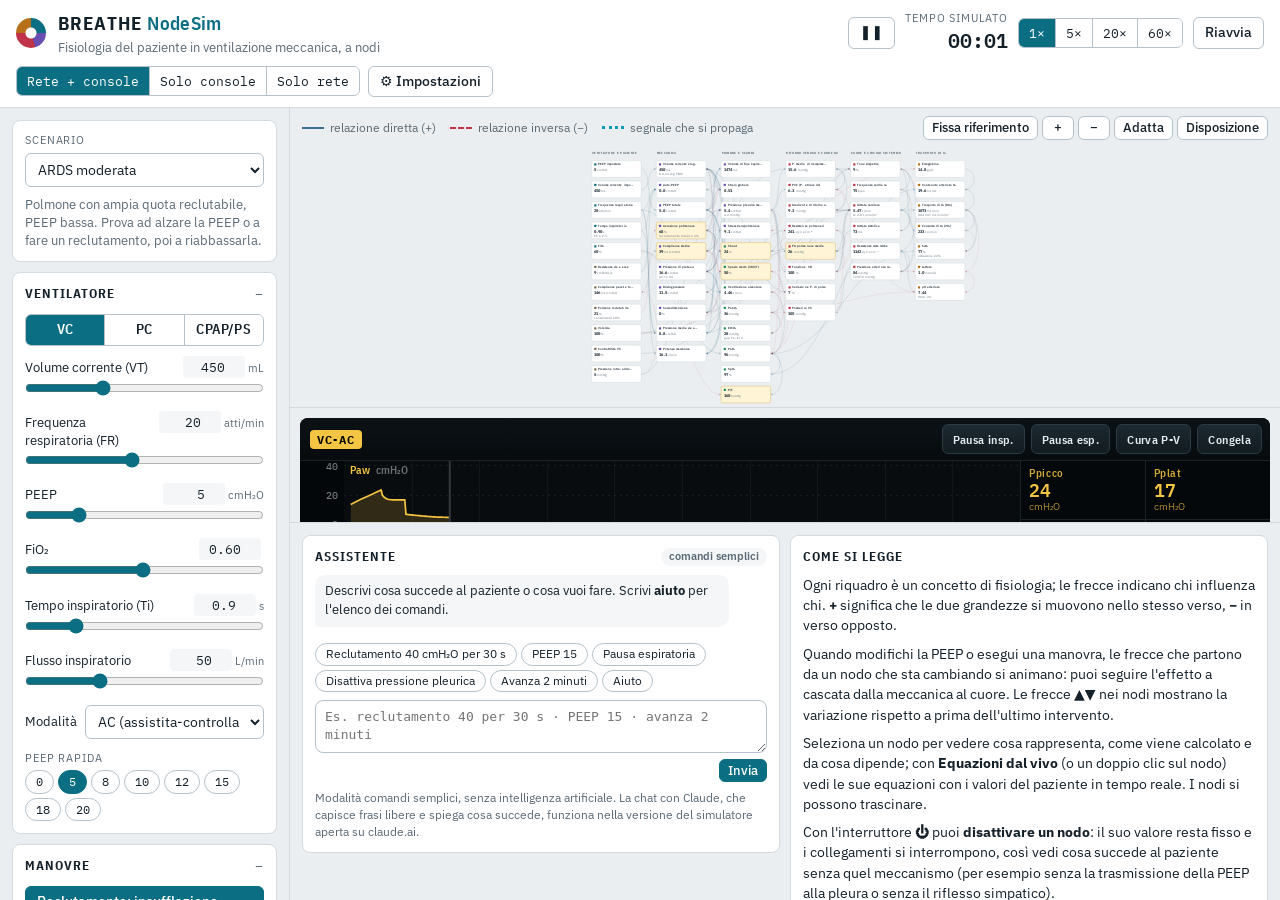
<file: index.html>
<!DOCTYPE html>
<html lang="it">
<head>
<meta charset="utf-8">
<meta name="viewport" content="width=device-width, initial-scale=1, viewport-fit=cover">
<title>BREATHE NodeSim</title>
<link rel="preconnect" href="https://fonts.googleapis.com">
<link rel="preconnect" href="https://fonts.gstatic.com" crossorigin>
<link rel="stylesheet" href="https://fonts.googleapis.com/css2?family=IBM+Plex+Mono:wght@400;600&family=IBM+Plex+Sans+Condensed:wght@500;600;700&family=IBM+Plex+Sans:wght@400;500;600&family=STIX+Two+Text:ital,wght@0,400;0,600;1,400&display=swap">
<link rel="stylesheet" href="css/style.css?v=14">
</head>
<body>
<div class="app">

	<header class="topbar">
		<div class="brand">
			<span class="brand-mark" aria-hidden="true"></span>
			<div>
				<h1>BREATHE <span>NodeSim</span></h1>
				<p class="brand-sub">Fisiologia del paziente in ventilazione meccanica, a nodi</p>
			</div>
		</div>
		<div class="clock" role="group" aria-label="Controllo del tempo simulato">
			<button id="btn-play" class="btn btn-icon" aria-label="Pausa" title="Pausa / riprendi">&#10074;&#10074;</button>
			<div class="clock-time"><span class="clock-label">tempo simulato</span><output id="sim-time">00:00</output></div>
			<div class="seg" id="speed" role="radiogroup" aria-label="Velocità">
				<button data-speed="1" class="on" role="radio" aria-checked="true">1&times;</button>
				<button data-speed="5" role="radio" aria-checked="false">5&times;</button>
				<button data-speed="20" role="radio" aria-checked="false">20&times;</button>
				<button data-speed="60" role="radio" aria-checked="false">60&times;</button>
			</div>
			<button id="btn-reset" class="btn" title="Ricrea il paziente allo stato stazionario">Riavvia</button>
					</div>
					<div class="view-controls">
						<div class="seg" id="view-mode" role="radiogroup" aria-label="Vista">
							<button data-view="full" class="on" role="radio" aria-checked="true" title="Rete dei nodi e console">Rete + console</button>
							<button data-view="console" role="radio" aria-checked="false" title="Nasconde i nodi: solo ventilatore e monitor">Solo console</button>
							<button data-view="network" role="radio" aria-checked="false" title="Solo la rete dei nodi, in colonne ordinate">Solo rete</button>
						</div>
						<div class="settings">
							<button id="btn-settings" class="btn" aria-haspopup="true" aria-expanded="false" aria-controls="settings-menu">&#9881; Impostazioni</button>
							<div class="settings-menu" id="settings-menu" hidden>
								<label class="toggle"><input type="checkbox" id="set-formulas"><span>Formule semplificate sui nodi</span></label>
								<label class="toggle"><input type="checkbox" id="set-switches"><span>Interruttori sempre visibili sui nodi</span></label>
								<p class="hint">Un nodo disattivato resta fermo al suo valore: non risente dei nodi a monte e non trasmette variazioni a quelli a valle. Si disattiva con l'interruttore <b>&#9211;</b> sul nodo o dalla scheda del nodo.</p>
								<button class="btn btn-small" id="btn-all-on" disabled>Riattiva tutti i nodi</button>
								<hr>
								<a class="menu-link" href="classic/">Versione classica (backup)</a>
							</div>
						</div>
					</div>
				</header>

	<aside class="controls" aria-label="Impostazioni">
		<section class="panel">
			<label class="field-label" for="preset">Scenario</label>
			<select id="preset"></select>
			<p class="hint" id="preset-desc"></p>
		</section>

		<details class="panel" open>
			<summary>Ventilatore</summary>
			<div class="seg seg-wide" id="vent-mode" role="radiogroup" aria-label="Modalità">
				<button data-mode="VC" role="radio">VC</button>
				<button data-mode="PC" role="radio">PC</button>
				<button data-mode="CPAP" role="radio">CPAP/PS</button>
			</div>
			<div id="vent-fields" class="fields"></div>
			<div class="quick">
				<span class="field-label">PEEP rapida</span>
				<div class="chips" id="peep-chips"></div>
			</div>
		</details>

		<details class="panel" open>
			<summary>Manovre</summary>
			<div class="maneuvers">
				<div class="maneuver">
					<button class="btn btn-primary" id="m-si">Reclutamento: insufflazione sostenuta</button>
					<div class="inline-fields">
						<label for="si-p">P <input id="si-p" type="number" min="20" max="50" step="1" value="40"> cmH&#8322;O</label>
						<label for="si-t">per <input id="si-t" type="number" min="10" max="60" step="5" value="40"> s</label>
					</div>
				</div>
				<button class="btn" id="m-staircase">Reclutamento a scalini + titolazione PEEP decrementale</button>
				<div class="btn-row">
					<button class="btn" id="m-fluid">Bolo di fluidi 500 mL</button>
					<button class="btn" id="m-bleed">Emorragia 500 mL</button>
				</div>
			</div>
			<div id="maneuver-status" class="maneuver-status" hidden>
				<div class="ms-text"><strong id="ms-name"></strong><span id="ms-step"></span></div>
				<div class="progress"><span id="ms-bar"></span></div>
				<button class="btn btn-small" id="ms-stop">Interrompi</button>
			</div>
		</details>

		<details class="panel">
			<summary>Paziente</summary>
			<div id="patient-fields" class="fields"></div>
			<label class="btn btn-file" for="import-file">Importa paziente o stato BREATHE (.json)</label>
			<input id="import-file" type="file" accept=".json,application/json" hidden>
			<p class="hint" id="import-msg">Legge i file di <code>breathe.engine/resources/patients</code> e <code>breathe.engine/states</code>.</p>
		</details>

		<details class="panel">
			<summary>Condizioni</summary>
			<div id="condition-fields" class="fields"></div>
		</details>

		<details class="panel">
			<summary>Azioni</summary>
			<div id="action-fields" class="fields"></div>
		</details>
	</aside>

	<main class="stage">
		<section class="graph-wrap" aria-label="Grafo dei nodi fisiologici">
			<div class="graph-toolbar">
				<div class="legend">
					<span><i class="lg lg-pos"></i>relazione diretta (+)</span>
					<span><i class="lg lg-neg"></i>relazione inversa (&minus;)</span>
					<span><i class="lg lg-act"></i>segnale che si propaga</span>
				</div>
				<div class="graph-actions">
					<button class="btn btn-small" id="btn-ref" title="Usa lo stato attuale come riferimento per le variazioni &#9650;&#9660;">Fissa riferimento</button>
					<button class="btn btn-small btn-icon" id="z-in" aria-label="Ingrandisci">+</button>
					<button class="btn btn-small btn-icon" id="z-out" aria-label="Riduci">&minus;</button>
					<button class="btn btn-small" id="z-fit">Adatta</button>
					<button class="btn btn-small" id="z-reset" title="Riporta i nodi nella posizione iniziale">Disposizione</button>
				</div>
			</div>
			<svg id="graph" role="img" aria-label="Nodi fisiologici collegati da relazioni causali"></svg>
		</section>

		<section class="bedside">
			<div class="monitor-wrap">
				<div class="vent-head">
					<span class="vent-mode-label" id="vent-mode-label">VC-CMV</span>
					<span class="vent-status" id="hold-status" aria-live="polite"></span>
					<div class="vent-keys">
						<button class="vkey" id="hold-insp" title="Clic: pausa di 2 s alla fine della prossima inspirazione (misura Pplat, compliance e resistenze). Tieni premuto per prolungarla, max 15 s.">Pausa insp.</button>
						<button class="vkey" id="hold-exp" title="Clic: pausa di 3 s alla fine della prossima espirazione (misura PEEP totale e auto-PEEP). Tieni premuto per prolungarla, max 15 s.">Pausa esp.</button>
						<button class="vkey" id="pv-key" aria-expanded="false" aria-controls="pv-panel" title="Curva pressione-volume quasi statica (low flow): flessi inferiore e superiore, compliance lineare, isteresi">Curva P-V</button>
						<button class="vkey" id="freeze" aria-pressed="false" title="Congela le curve sullo schermo per analizzarle">Congela</button>
					</div>
				</div>
				<div class="monitor-screen"><canvas id="monitor" aria-label="Curve di pressione, flusso, volume e pressione arteriosa"></canvas></div>
				<div class="loop-screen"><canvas id="loop" aria-label="Loop pressione-volume"></canvas><div class="hold-results" id="hold-results"></div></div>
				<div class="numerics" id="numerics"></div>
				<div class="pv-panel" id="pv-panel" role="dialog" aria-label="Curva pressione-volume" hidden>
					<div class="pv-head">
						<strong>Curva P-V quasi statica</strong>
						<span class="pv-status" id="pv-status" aria-live="polite"></span>
						<button class="pv-x" id="pv-close" aria-label="Chiudi">&times;</button>
					</div>
					<div class="pv-body">
						<canvas id="pv-canvas" aria-label="Branca di insufflazione e di desufflazione con i punti di flesso"></canvas>
						<div class="pv-side">
							<div class="pv-opts">
								<label>Da <select id="pv-from"><option value="0">ZEEP</option><option value="peep">PEEP impostata</option></select></label>
								<label>a <select id="pv-to"><option>30</option><option>35</option><option selected>40</option><option>45</option></select> cmH&#8322;O</label>
								<label>rampa <select id="pv-rate"><option value="1">1</option><option value="2" selected>2</option><option value="3">3</option><option value="5">5</option></select> cmH&#8322;O/s</label>
								<button class="vkey" id="pv-start">Avvia</button>
							</div>
							<div class="pv-res" id="pv-res"></div>
						</div>
					</div>
				</div>
			</div>
			<div class="trends-wrap">
				<div class="trends-head">
					<h2>Trend</h2>
					<div class="seg seg-small" id="trend-span" role="radiogroup" aria-label="Finestra temporale">
						<button data-span="300" role="radio">5 min</button>
						<button data-span="900" class="on" role="radio">15 min</button>
						<button data-span="3600" role="radio">60 min</button>
					</div>
				</div>
				<div class="trends" id="trends"></div>
			</div>
		</section>
	</main>

	<aside class="inspector" aria-label="Dettagli">
		<section class="panel chat" id="chat-panel" aria-label="Assistente">
			<div class="chat-head">
				<h2>Assistente</h2>
				<span class="chat-mode local" id="chat-mode">comandi semplici</span>
			</div>
			<div class="chat-log" id="chat-log" aria-live="polite"></div>
			<div class="chips chat-examples" id="chat-examples"></div>
			<form class="chat-form" id="chat-form">
				<label class="sr-only" for="chat-input">Messaggio per l'assistente</label>
				<textarea id="chat-input" rows="2"></textarea>
				<div class="chat-actions">
					<button type="button" class="btn btn-small" id="chat-stop" hidden>Interrompi</button>
					<button type="submit" class="btn btn-primary btn-small" id="chat-send">Invia</button>
				</div>
			</form>
			<p class="hint" id="chat-hint"></p>
		</section>
		<section class="panel" id="node-panel">
			<div id="node-empty">
				<h2>Come si legge</h2>
				<p>Ogni riquadro è un concetto di fisiologia; le frecce indicano chi influenza chi. <strong>+</strong> significa che le due grandezze si muovono nello stesso verso, <strong>&minus;</strong> in verso opposto.</p>
				<p>Quando modifichi la PEEP o esegui una manovra, le frecce che partono da un nodo che sta cambiando si animano: puoi seguire l'effetto a cascata dalla meccanica al cuore. Le frecce &#9650;&#9660; nei nodi mostrano la variazione rispetto a prima dell'ultimo intervento.</p>
				<p>Seleziona un nodo per vedere cosa rappresenta, come viene calcolato e da cosa dipende; con <strong>Equazioni dal vivo</strong> (o un doppio clic sul nodo) vedi le sue equazioni con i valori del paziente in tempo reale. I nodi si possono trascinare.</p>
				<p>Con l'interruttore <strong>&#9211;</strong> puoi <strong>disattivare un nodo</strong>: il suo valore resta fisso e i collegamenti si interrompono, così vedi cosa succede al paziente senza quel meccanismo (per esempio senza la trasmissione della PEEP alla pleura o senza il riflesso simpatico).</p>
				<p>Sulla console, <strong>Pausa insp.</strong> e <strong>Pausa esp.</strong> eseguono le pause di fine inspirazione ed espirazione: misurano Pplat, compliance, resistenze, PEEP totale e auto-PEEP.</p>
			</div>
			<div id="node-detail" hidden></div>
		</section>
		<section class="panel">
			<h2>Cosa è successo</h2>
			<div id="events" class="events"></div>
		</section>
	</aside>
</div>

<script src="js/physiology.js?v=14"></script>
<script src="js/nodes.js?v=14"></script>
<script src="js/graph.js?v=14"></script>
<script src="js/monitor.js?v=14"></script>
<script src="js/console.js?v=14"></script>
<script src="js/equations.js?v=14"></script>
<script src="js/app.js?v=14"></script>
<script src="js/assistant.js?v=14"></script>
</body>
</html>
</file>
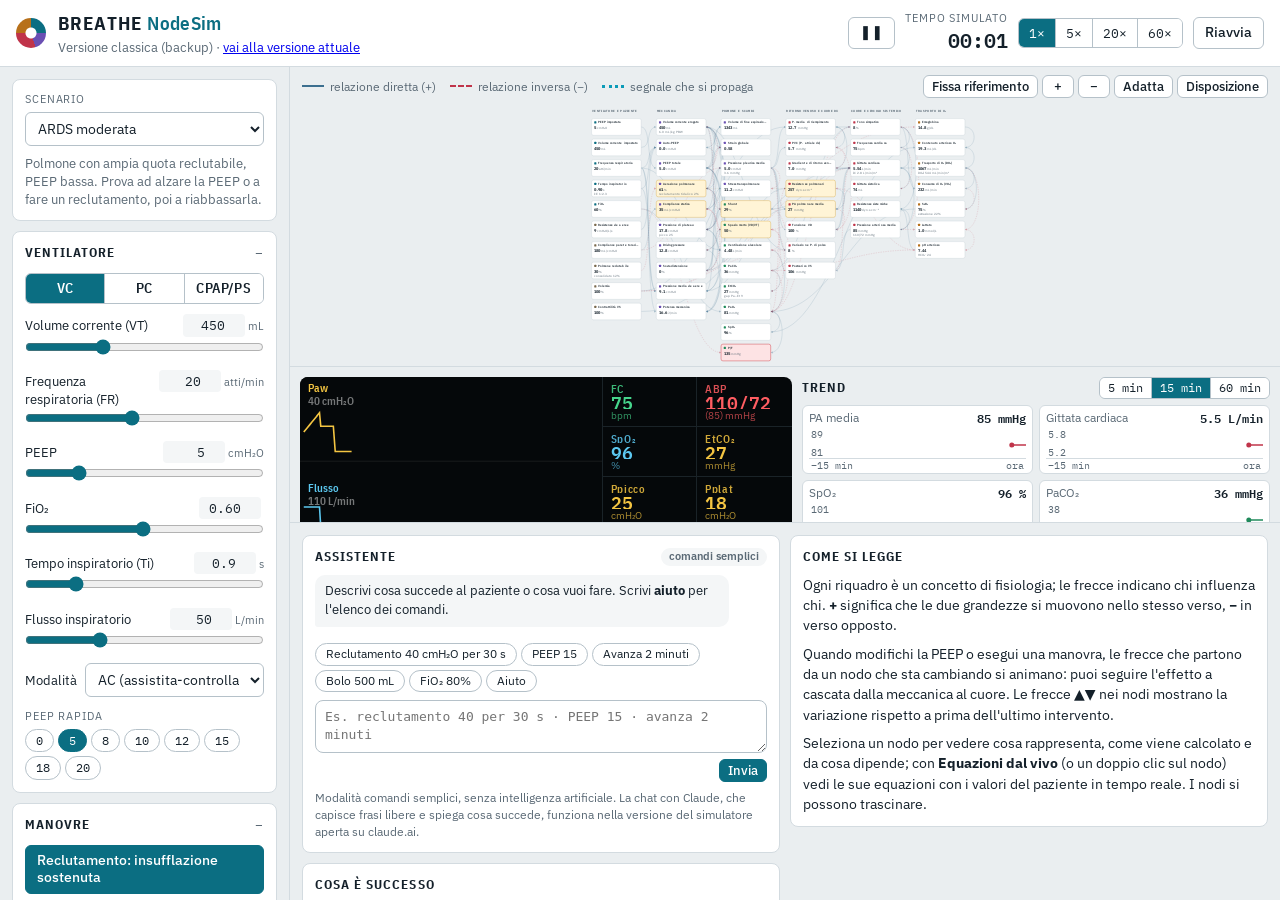
<file: classic/index.html>
<!DOCTYPE html>
<html lang="it">
<head>
<meta charset="utf-8">
<meta name="viewport" content="width=device-width, initial-scale=1, viewport-fit=cover">
<title>BREATHE NodeSim</title>
<link rel="preconnect" href="https://fonts.googleapis.com">
<link rel="preconnect" href="https://fonts.gstatic.com" crossorigin>
<link rel="stylesheet" href="https://fonts.googleapis.com/css2?family=IBM+Plex+Mono:wght@400;600&family=IBM+Plex+Sans+Condensed:wght@500;600;700&family=IBM+Plex+Sans:wght@400;500;600&family=STIX+Two+Text:ital,wght@0,400;0,600;1,400&display=swap">
<link rel="stylesheet" href="css/style.css?v=8">
</head>
<body>
<div class="app">

	<header class="topbar">
		<div class="brand">
			<span class="brand-mark" aria-hidden="true"></span>
			<div>
				<h1>BREATHE <span>NodeSim</span></h1>
				<p class="brand-sub">Versione classica (backup) · <a href="../">vai alla versione attuale</a></p>
			</div>
		</div>
		<div class="clock" role="group" aria-label="Controllo del tempo simulato">
			<button id="btn-play" class="btn btn-icon" aria-label="Pausa" title="Pausa / riprendi">&#10074;&#10074;</button>
			<div class="clock-time"><span class="clock-label">tempo simulato</span><output id="sim-time">00:00</output></div>
			<div class="seg" id="speed" role="radiogroup" aria-label="Velocità">
				<button data-speed="1" class="on" role="radio" aria-checked="true">1&times;</button>
				<button data-speed="5" role="radio" aria-checked="false">5&times;</button>
				<button data-speed="20" role="radio" aria-checked="false">20&times;</button>
				<button data-speed="60" role="radio" aria-checked="false">60&times;</button>
			</div>
			<button id="btn-reset" class="btn" title="Ricrea il paziente allo stato stazionario">Riavvia</button>
		</div>
	</header>

	<aside class="controls" aria-label="Impostazioni">
		<section class="panel">
			<label class="field-label" for="preset">Scenario</label>
			<select id="preset"></select>
			<p class="hint" id="preset-desc"></p>
		</section>

		<details class="panel" open>
			<summary>Ventilatore</summary>
			<div class="seg seg-wide" id="vent-mode" role="radiogroup" aria-label="Modalità">
				<button data-mode="VC" role="radio">VC</button>
				<button data-mode="PC" role="radio">PC</button>
				<button data-mode="CPAP" role="radio">CPAP/PS</button>
			</div>
			<div id="vent-fields" class="fields"></div>
			<div class="quick">
				<span class="field-label">PEEP rapida</span>
				<div class="chips" id="peep-chips"></div>
			</div>
		</details>

		<details class="panel" open>
			<summary>Manovre</summary>
			<div class="maneuvers">
				<div class="maneuver">
					<button class="btn btn-primary" id="m-si">Reclutamento: insufflazione sostenuta</button>
					<div class="inline-fields">
						<label for="si-p">P <input id="si-p" type="number" min="20" max="50" step="1" value="40"> cmH&#8322;O</label>
						<label for="si-t">per <input id="si-t" type="number" min="10" max="60" step="5" value="40"> s</label>
					</div>
				</div>
				<button class="btn" id="m-staircase">Reclutamento a scalini + titolazione PEEP decrementale</button>
				<div class="btn-row">
					<button class="btn" id="m-fluid">Bolo di fluidi 500 mL</button>
					<button class="btn" id="m-bleed">Emorragia 500 mL</button>
				</div>
			</div>
			<div id="maneuver-status" class="maneuver-status" hidden>
				<div class="ms-text"><strong id="ms-name"></strong><span id="ms-step"></span></div>
				<div class="progress"><span id="ms-bar"></span></div>
				<button class="btn btn-small" id="ms-stop">Interrompi</button>
			</div>
		</details>

		<details class="panel">
			<summary>Paziente</summary>
			<div id="patient-fields" class="fields"></div>
			<label class="btn btn-file" for="import-file">Importa paziente o stato BREATHE (.json)</label>
			<input id="import-file" type="file" accept=".json,application/json" hidden>
			<p class="hint" id="import-msg">Legge i file di <code>breathe.engine/resources/patients</code> e <code>breathe.engine/states</code>.</p>
		</details>

		<details class="panel">
			<summary>Condizioni</summary>
			<div id="condition-fields" class="fields"></div>
		</details>

		<details class="panel">
			<summary>Azioni</summary>
			<div id="action-fields" class="fields"></div>
		</details>
	</aside>

	<main class="stage">
		<section class="graph-wrap" aria-label="Grafo dei nodi fisiologici">
			<div class="graph-toolbar">
				<div class="legend">
					<span><i class="lg lg-pos"></i>relazione diretta (+)</span>
					<span><i class="lg lg-neg"></i>relazione inversa (&minus;)</span>
					<span><i class="lg lg-act"></i>segnale che si propaga</span>
				</div>
				<div class="graph-actions">
					<button class="btn btn-small" id="btn-ref" title="Usa lo stato attuale come riferimento per le variazioni &#9650;&#9660;">Fissa riferimento</button>
					<button class="btn btn-small btn-icon" id="z-in" aria-label="Ingrandisci">+</button>
					<button class="btn btn-small btn-icon" id="z-out" aria-label="Riduci">&minus;</button>
					<button class="btn btn-small" id="z-fit">Adatta</button>
					<button class="btn btn-small" id="z-reset" title="Riporta i nodi nella posizione iniziale">Disposizione</button>
				</div>
			</div>
			<svg id="graph" role="img" aria-label="Nodi fisiologici collegati da relazioni causali"></svg>
		</section>

		<section class="bedside">
			<div class="monitor-wrap">
				<div class="monitor-screen"><canvas id="monitor" aria-label="Curve di pressione, flusso e pressione arteriosa"></canvas></div>
				<div class="numerics" id="numerics"></div>
			</div>
			<div class="trends-wrap">
				<div class="trends-head">
					<h2>Trend</h2>
					<div class="seg seg-small" id="trend-span" role="radiogroup" aria-label="Finestra temporale">
						<button data-span="300" role="radio">5 min</button>
						<button data-span="900" class="on" role="radio">15 min</button>
						<button data-span="3600" role="radio">60 min</button>
					</div>
				</div>
				<div class="trends" id="trends"></div>
			</div>
		</section>
	</main>

	<aside class="inspector" aria-label="Dettagli">
		<section class="panel chat" id="chat-panel" aria-label="Assistente">
			<div class="chat-head">
				<h2>Assistente</h2>
				<span class="chat-mode local" id="chat-mode">comandi semplici</span>
			</div>
			<div class="chat-log" id="chat-log" aria-live="polite"></div>
			<div class="chips chat-examples" id="chat-examples"></div>
			<form class="chat-form" id="chat-form">
				<label class="sr-only" for="chat-input">Messaggio per l'assistente</label>
				<textarea id="chat-input" rows="2"></textarea>
				<div class="chat-actions">
					<button type="button" class="btn btn-small" id="chat-stop" hidden>Interrompi</button>
					<button type="submit" class="btn btn-primary btn-small" id="chat-send">Invia</button>
				</div>
			</form>
			<p class="hint" id="chat-hint"></p>
		</section>
		<section class="panel" id="node-panel">
			<div id="node-empty">
				<h2>Come si legge</h2>
				<p>Ogni riquadro è un concetto di fisiologia; le frecce indicano chi influenza chi. <strong>+</strong> significa che le due grandezze si muovono nello stesso verso, <strong>&minus;</strong> in verso opposto.</p>
				<p>Quando modifichi la PEEP o esegui una manovra, le frecce che partono da un nodo che sta cambiando si animano: puoi seguire l'effetto a cascata dalla meccanica al cuore. Le frecce &#9650;&#9660; nei nodi mostrano la variazione rispetto a prima dell'ultimo intervento.</p>
				<p>Seleziona un nodo per vedere cosa rappresenta, come viene calcolato e da cosa dipende; con <strong>Equazioni dal vivo</strong> (o un doppio clic sul nodo) vedi le sue equazioni con i valori del paziente in tempo reale. I nodi si possono trascinare.</p>
			</div>
			<div id="node-detail" hidden></div>
		</section>
		<section class="panel">
			<h2>Cosa è successo</h2>
			<div id="events" class="events"></div>
		</section>
	</aside>
</div>

<script src="js/physiology.js?v=8"></script>
<script src="js/nodes.js?v=8"></script>
<script src="js/graph.js?v=8"></script>
<script src="js/monitor.js?v=8"></script>
<script src="js/equations.js?v=8"></script>
<script src="js/app.js?v=8"></script>
<script src="js/assistant.js?v=8"></script>
</body>
</html>
</file>
<file: css/style.css>
/* BREATHE NodeSim */

:root {
	--bg: #eaeef0;
	--surface: #ffffff;
	--surface-2: #f4f6f7;
	--ink: #14202a;
	--muted: #5a6975;
	--line: #d3dbe0;
	--line-strong: #b5c1c9;
	--accent: #0b6e82;
	--accent-ink: #ffffff;
	--accent-soft: #d8ecf0;

	--c-vent: #0b6e82;
	--c-pat: #7a6a4f;
	--c-mech: #6a4fb3;
	--c-gas: #1f8a5b;
	--c-hemo: #c0344a;
	--c-o2: #b7701a;

	--pos: #3c6f8f;
	--neg: #c0344a;
	--amb: #8a7a3a;
	--flow: #0b9bb8;
	--up: #0f7a55;
	--down: #b8322f;
	--warn: #c98a00;
	--warn-soft: #fff4d6;
	--crit: #d1343f;
	--crit-soft: #fde3e4;

	--font-sans: "IBM Plex Sans", "Segoe UI", system-ui, sans-serif;
	--font-cond: "IBM Plex Sans Condensed", "Arial Narrow", "Segoe UI", system-ui, sans-serif;
	--font-mono: "IBM Plex Mono", ui-monospace, "SFMono-Regular", Consolas, monospace;
	--radius: 8px;
}

@media (prefers-color-scheme: dark) {
	:root:not([data-theme="light"]) {
		color-scheme: dark;
		--bg: #0c1317;
		--surface: #131c22;
		--surface-2: #18232a;
		--ink: #dce6ec;
		--muted: #8b9ca8;
		--line: #243139;
		--line-strong: #33434d;
		--accent: #3fb3c9;
		--accent-ink: #062027;
		--accent-soft: #123640;
		--c-vent: #3fb3c9;
		--c-pat: #b8a37e;
		--c-mech: #9d86ee;
		--c-gas: #45c28a;
		--c-hemo: #f06a7c;
		--c-o2: #e7a44a;
		--pos: #6fa3c4;
		--neg: #f06a7c;
		--amb: #c7b464;
		--flow: #4fd4ef;
		--up: #45c28a;
		--down: #f07a6f;
		--warn: #e8b33a;
		--warn-soft: #3a2f10;
		--crit: #ff5d62;
		--crit-soft: #3d1619;
	}
}
:root[data-theme="dark"] {
	color-scheme: dark;
	--bg: #0c1317;
	--surface: #131c22;
	--surface-2: #18232a;
	--ink: #dce6ec;
	--muted: #8b9ca8;
	--line: #243139;
	--line-strong: #33434d;
	--accent: #3fb3c9;
	--accent-ink: #062027;
	--accent-soft: #123640;
	--c-vent: #3fb3c9;
	--c-pat: #b8a37e;
	--c-mech: #9d86ee;
	--c-gas: #45c28a;
	--c-hemo: #f06a7c;
	--c-o2: #e7a44a;
	--pos: #6fa3c4;
	--neg: #f06a7c;
	--amb: #c7b464;
	--flow: #4fd4ef;
	--up: #45c28a;
	--down: #f07a6f;
	--warn: #e8b33a;
	--warn-soft: #3a2f10;
	--crit: #ff5d62;
	--crit-soft: #3d1619;
}

* { box-sizing: border-box; }
[hidden] { display: none !important; }
html, body { height: 100%; }
body {
	margin: 0;
	background: var(--bg);
	color: var(--ink);
	font: 14px/1.45 var(--font-sans);
	-webkit-font-smoothing: antialiased;
}
button, input, select { font: inherit; color: inherit; }
:focus-visible { outline: 2px solid var(--accent); outline-offset: 2px; }
code { font-family: var(--font-mono); font-size: 0.9em; }
h1, h2, h3 { text-wrap: balance; margin: 0; }

/* ---------------------------------------------------------------- layout */

.app {
	height: 100%;
	display: grid;
	grid-template-columns: 300px minmax(0, 1fr) 330px;
	grid-template-rows: auto minmax(0, 1fr);
	grid-template-areas: "top top top" "controls stage inspector";
}
.topbar { grid-area: top; }
.controls { grid-area: controls; }
.stage { grid-area: stage; }
.inspector { grid-area: inspector; }

.controls, .inspector {
	overflow-y: auto;
	padding: 12px;
	display: flex;
	flex-direction: column;
	gap: 10px;
}
.controls { border-right: 1px solid var(--line); }
.inspector { border-left: 1px solid var(--line); }

.stage {
	display: grid;
	grid-template-rows: minmax(300px, 1fr) auto;
	min-width: 0;
	min-height: 0;
	overflow-y: auto;
}

/* ---------------------------------------------------------------- top bar */

.topbar {
	display: flex;
	align-items: center;
	justify-content: space-between;
	flex-wrap: wrap;
	gap: 10px 20px;
	padding: 10px 16px;
	background: var(--surface);
	border-bottom: 1px solid var(--line);
}
.brand { display: flex; align-items: center; gap: 12px; }
.brand-mark {
	width: 30px; height: 30px; border-radius: 50%;
	background:
		radial-gradient(circle at 50% 50%, var(--surface) 0 5px, transparent 6px),
		conic-gradient(var(--c-vent) 0 25%, var(--c-mech) 0 45%, var(--c-hemo) 0 75%, var(--c-o2) 0);
}
.brand h1 {
	font-family: var(--font-cond);
	font-weight: 700;
	font-size: 19px;
	letter-spacing: 0.06em;
}
.brand h1 span { color: var(--accent); font-weight: 600; letter-spacing: 0.02em; }
.brand-sub { margin: 0; color: var(--muted); font-size: 12.5px; }

.clock { display: flex; align-items: center; gap: 10px; flex-wrap: wrap; }
.clock-time { display: flex; flex-direction: column; align-items: flex-end; min-width: 92px; }
.clock-label { font-size: 10.5px; text-transform: uppercase; letter-spacing: 0.08em; color: var(--muted); }
.clock output { font-family: var(--font-mono); font-size: 20px; font-weight: 600; font-variant-numeric: tabular-nums; }

/* ---------------------------------------------------------------- controls */

.btn {
	display: inline-flex; align-items: center; justify-content: center; gap: 6px;
	border: 1px solid var(--line-strong);
	background: var(--surface);
	border-radius: 6px;
	padding: 6px 11px;
	cursor: pointer;
	font-weight: 500;
	line-height: 1.25;
	text-align: left;
}
.btn:hover { border-color: var(--accent); }
.btn-primary { background: var(--accent); color: var(--accent-ink); border-color: var(--accent); }
.btn-primary:hover { filter: brightness(1.08); }
.btn-small { padding: 3px 8px; font-size: 12.5px; }
.btn-icon { min-width: 32px; }
.btn-file { width: 100%; font-size: 13px; }
.btn-row { display: grid; grid-template-columns: 1fr 1fr; gap: 6px; }

.seg { display: inline-flex; border: 1px solid var(--line-strong); border-radius: 6px; overflow: hidden; }
.seg button { border: 0; background: var(--surface); padding: 5px 10px; cursor: pointer; font-family: var(--font-mono); font-size: 12.5px; }
.seg button + button { border-left: 1px solid var(--line-strong); }
.seg button.on { background: var(--accent); color: var(--accent-ink); }
.seg-wide { display: flex; width: 100%; }
.seg-wide button { flex: 1; font-family: var(--font-cond); font-weight: 600; font-size: 13.5px; letter-spacing: 0.03em; }
.seg-small button { padding: 2px 8px; font-size: 11.5px; }

.panel {
	background: var(--surface);
	border: 1px solid var(--line);
	border-radius: var(--radius);
	padding: 12px;
}
details.panel > summary {
	cursor: pointer;
	font-family: var(--font-cond);
	font-weight: 700;
	font-size: 13px;
	text-transform: uppercase;
	letter-spacing: 0.08em;
	list-style: none;
	display: flex; justify-content: space-between; align-items: center;
}
details.panel > summary::-webkit-details-marker { display: none; }
details.panel > summary::after { content: "+"; color: var(--muted); font-family: var(--font-mono); }
details.panel[open] > summary { margin-bottom: 10px; }
details.panel[open] > summary::after { content: "\2212"; }

.field-label { display: block; font-size: 11px; text-transform: uppercase; letter-spacing: 0.08em; color: var(--muted); margin-bottom: 4px; }
select {
	width: 100%;
	padding: 6px 8px;
	border: 1px solid var(--line-strong);
	border-radius: 6px;
	background: var(--surface);
}
.hint { color: var(--muted); font-size: 12.5px; margin: 8px 0 0; }

.fields { display: flex; flex-direction: column; gap: 10px; margin-top: 10px; }
.field-top { display: flex; justify-content: space-between; align-items: baseline; gap: 8px; }
.field-top label { font-size: 12.5px; }
.field-val { display: inline-flex; align-items: baseline; gap: 3px; white-space: nowrap; }
.field-val input {
	width: 62px;
	text-align: right;
	border: 1px solid transparent;
	border-radius: 4px;
	background: var(--surface-2);
	padding: 1px 4px;
	font-family: var(--font-mono);
	font-size: 12.5px;
	font-variant-numeric: tabular-nums;
}
.field-val input:hover { border-color: var(--line-strong); }
.field-val .unit { font-size: 11px; color: var(--muted); }
.field input[type=range] { width: 100%; accent-color: var(--accent); margin: 2px 0 0; }
.field-inline { display: grid; grid-template-columns: auto 1fr; align-items: center; gap: 8px; }
.field-inline label { font-size: 12.5px; }

.quick { margin-top: 12px; }
.chips { display: flex; flex-wrap: wrap; gap: 4px; }
.chip {
	border: 1px solid var(--line-strong);
	background: var(--surface);
	border-radius: 999px;
	padding: 2px 10px;
	font-family: var(--font-mono);
	font-size: 12px;
	cursor: pointer;
}
.chip.on { background: var(--c-vent); border-color: var(--c-vent); color: var(--accent-ink); }

.condition { border-top: 1px solid var(--line); padding-top: 8px; }
.condition:first-child { border-top: 0; padding-top: 0; }
.check { display: flex; align-items: center; flex-wrap: wrap; gap: 0 8px; cursor: pointer; font-weight: 500; }
.check input { accent-color: var(--accent); width: 16px; height: 16px; flex: none; }
.engine-name { flex-basis: 100%; padding-left: 24px; font-style: normal; font-weight: 400; font-family: var(--font-mono); font-size: 10.5px; color: var(--muted); overflow-wrap: anywhere; }
.cond-params { padding: 6px 0 2px 24px; display: flex; flex-direction: column; gap: 8px; }

.maneuvers { display: flex; flex-direction: column; gap: 8px; }
.maneuver { display: flex; flex-direction: column; gap: 6px; }
.inline-fields { display: flex; gap: 12px; font-size: 12.5px; color: var(--muted); }
.inline-fields input {
	width: 52px; padding: 1px 4px; border: 1px solid var(--line-strong); border-radius: 4px;
	background: var(--surface-2); font-family: var(--font-mono); font-size: 12.5px;
}
.maneuver-status {
	margin-top: 10px;
	padding: 10px;
	border-radius: 6px;
	background: var(--accent-soft);
	display: flex; flex-direction: column; gap: 6px;
}
.ms-text { display: flex; flex-direction: column; font-size: 12.5px; }
.progress { height: 5px; border-radius: 3px; background: var(--surface); overflow: hidden; }
.progress span { display: block; height: 100%; width: 0; background: var(--accent); transition: width 0.25s linear; }

/* ---------------------------------------------------------------- graph */

.graph-wrap {
	position: relative;
	display: flex;
	flex-direction: column;
	min-height: 0;
	border-bottom: 1px solid var(--line);
}
.graph-toolbar {
	display: flex; justify-content: space-between; align-items: center; flex-wrap: wrap; gap: 6px 12px;
	padding: 8px 12px;
}
.legend { display: flex; flex-wrap: wrap; gap: 4px 14px; font-size: 12px; color: var(--muted); }
.legend span { display: inline-flex; align-items: center; gap: 6px; }
.lg { display: inline-block; width: 22px; height: 0; border-top: 2px solid var(--pos); }
.lg-neg { border-top: 2px dashed var(--neg); }
.lg-act { border-top: 3px dotted var(--flow); }
.graph-actions { display: flex; gap: 4px; flex-wrap: wrap; }

#graph {
	flex: 1;
	width: 100%;
	min-height: 0;
	display: block;
	cursor: grab;
	touch-action: none;
	user-select: none;
}
#graph:active { cursor: grabbing; }

.col-title { font-family: var(--font-cond); font-weight: 700; font-size: 11px; letter-spacing: 0.1em; fill: var(--muted); }

.edge-line { fill: none; stroke: var(--pos); stroke-width: 1.3; opacity: 0.38; transition: opacity 0.2s; }
.edge.neg .edge-line { stroke: var(--neg); stroke-dasharray: 5 4; }
.edge.amb .edge-line { stroke: var(--amb); stroke-dasharray: 2 3; }
.arrowhead.pos { fill: var(--pos); }
.arrowhead.neg { fill: var(--neg); }
.arrowhead.amb { fill: var(--amb); }
.edge-sign circle { fill: var(--surface); stroke: var(--pos); stroke-width: 1; opacity: 0.9; }
.edge.neg .edge-sign circle { stroke: var(--neg); }
.edge.amb .edge-sign circle { stroke: var(--amb); }
.edge-sign text { font: 700 10px var(--font-mono); fill: var(--pos); }
.edge.neg .edge-sign text { fill: var(--neg); }
.edge.amb .edge-sign text { fill: var(--amb); }
.edge-sign { opacity: 0; transition: opacity 0.2s; }

.edge.active .edge-line {
	opacity: 0.95;
	stroke: var(--flow);
	stroke-width: 2.2;
	stroke-dasharray: 3 7;
	animation: flow 1.1s linear infinite;
}
.edge.active.fast .edge-line { stroke-width: 2.8; animation-duration: 0.55s; }
.edge.active .edge-sign { opacity: 1; }
@keyframes flow { to { stroke-dashoffset: -20; } }

.has-selection .edge { opacity: 0.12; }
.has-selection .edge.upstream, .has-selection .edge.downstream { opacity: 1; }
.has-selection .edge.upstream .edge-line, .has-selection .edge.downstream .edge-line { opacity: 1; stroke-width: 2.2; }
.has-selection .edge.upstream .edge-sign, .has-selection .edge.downstream .edge-sign { opacity: 1; }
.has-selection .node { opacity: 0.35; }
.has-selection .node.selected, .has-selection .node.near { opacity: 1; }

.node { cursor: pointer; transition: opacity 0.2s; }
.node-box { fill: var(--surface); stroke: var(--line-strong); stroke-width: 1; }
.node:hover .node-box { stroke: var(--accent); }
.node:focus { outline: none; }
.node:focus-visible .node-box { stroke: var(--accent); stroke-width: 2; }
.node.selected .node-box { stroke: var(--ink); stroke-width: 2; }
.node.warn .node-box { fill: var(--warn-soft); stroke: var(--warn); }
.node.crit .node-box { fill: var(--crit-soft); stroke: var(--crit); stroke-width: 1.6; }
.node-label { font: 600 11.5px var(--font-cond); fill: var(--ink); letter-spacing: 0.01em; }
.node-value { font: 600 16px var(--font-mono); fill: var(--ink); font-variant-numeric: tabular-nums; }
.node-unit { font: 400 10.5px var(--font-sans); fill: var(--muted); }
.node-sub { font: 400 10px var(--font-sans); fill: var(--muted); }
.node-delta { font: 600 11px var(--font-mono); }
.node-delta.up { fill: var(--up); }
.node-delta.down { fill: var(--down); }

@media (prefers-reduced-motion: reduce) {
	.edge.active .edge-line { animation: none; stroke-dasharray: none; }
	.progress span { transition: none; }
}

/* ---------------------------------------------------------------- bedside */

.bedside {
	display: grid;
	grid-template-columns: minmax(0, 1fr);
	gap: 10px;
	padding: 10px;
}
.monitor-wrap {
	background: #05080a;
	border-radius: var(--radius);
	display: grid;
	grid-template-columns: minmax(0, 1fr) 250px;
	grid-template-rows: auto minmax(0, 1fr);
	grid-template-areas: "head head" "screen nums";
	overflow: hidden;
	color: #e6edf2;
	height: 330px;
}
.vent-head { grid-area: head; }
.monitor-screen { grid-area: screen; }
.numerics { grid-area: nums; }
.loop-screen { grid-area: loop; display: none; }
.numerics { overflow-y: auto; }
/* The canvas is taken out of the flow so that resizing its bitmap never changes the layout */
.monitor-screen { position: relative; min-width: 0; min-height: 0; }
#monitor { position: absolute; inset: 0; width: 100%; height: 100%; display: block; }
.numerics {
	display: grid;
	grid-template-columns: 1fr 1fr;
	align-content: start;
	border-left: 1px solid #1a2328;
}
.num {
	padding: 5px 8px;
	border-bottom: 1px solid #1a2328;
	display: flex; flex-direction: column;
	color: var(--num-color);
}
.num:nth-child(odd) { border-right: 1px solid #1a2328; }
.num { min-width: 0; overflow: hidden; }
.num-label, .num-val, .num-unit { white-space: nowrap; overflow: hidden; text-overflow: ellipsis; }
.num-label { font: 600 10.5px var(--font-cond); letter-spacing: 0.06em; opacity: 0.85; }
.num-val { font: 600 18px/1.1 var(--font-mono); font-variant-numeric: tabular-nums; }
.num-unit { font-size: 9.5px; opacity: 0.7; }

.trends-wrap { display: flex; flex-direction: column; gap: 6px; min-width: 0; }
.trends-head { display: flex; justify-content: space-between; align-items: center; }
.trends-head h2, .inspector h2 { font-family: var(--font-cond); font-size: 13px; text-transform: uppercase; letter-spacing: 0.08em; }
.trends { display: grid; grid-template-columns: repeat(4, minmax(0, 1fr)); gap: 6px; }
.trend { background: var(--surface); border: 1px solid var(--line); border-radius: 6px; padding: 4px 6px 2px; }
.trend-head { display: flex; justify-content: space-between; gap: 6px; font-size: 11.5px; }
.trend-label { color: var(--muted); white-space: nowrap; overflow: hidden; text-overflow: ellipsis; }
.trend-value { font-family: var(--font-mono); font-weight: 600; white-space: nowrap; font-variant-numeric: tabular-nums; }
.trend canvas { width: 100%; height: 44px; display: block; }

/* ---------------------------------------------------------------- inspector */

.inspector p { margin: 8px 0 0; max-width: 65ch; }
.inspector h3 { font-size: 11px; text-transform: uppercase; letter-spacing: 0.08em; color: var(--muted); margin-top: 14px; font-weight: 600; }
.nd-cat { display: flex; align-items: center; gap: 6px; font-size: 11.5px; color: var(--muted); text-transform: uppercase; letter-spacing: 0.06em; }
.nd-cat i { width: 9px; height: 9px; border-radius: 2px; display: inline-block; }
.nd-close { margin-left: auto; }
.nd-title { font-family: var(--font-cond); font-size: 20px; margin-top: 6px; }
.nd-value { display: flex; align-items: baseline; gap: 6px; margin-top: 4px; flex-wrap: wrap; }
.nd-big { font: 600 28px var(--font-mono); font-variant-numeric: tabular-nums; }
.nd-unit { color: var(--muted); }
.nd-sub { color: var(--muted); font-size: 12.5px; margin-top: 2px !important; }
.nd-spark { width: 100%; height: 56px; display: block; margin-top: 8px; }
.formula { font-family: var(--font-mono); font-size: 12px; background: var(--surface-2); border-radius: 6px; padding: 8px; }
.pill { font-size: 11px; font-weight: 600; padding: 1px 8px; border-radius: 999px; background: var(--accent-soft); color: var(--ink); }
.pill.warn { background: var(--warn-soft); color: var(--warn); }
.pill.crit { background: var(--crit-soft); color: var(--crit); }
.rel { display: flex; flex-direction: column; gap: 4px; margin-top: 6px; }
.rel-chip {
	display: grid; grid-template-columns: 20px 1fr auto; align-items: center; gap: 6px;
	border: 1px solid var(--line); border-radius: 6px; background: var(--surface);
	padding: 3px 8px; cursor: pointer; text-align: left; font-size: 12.5px;
}
.rel-chip:hover { border-color: var(--accent); }
.sgn { font: 700 12px var(--font-mono); text-align: center; border-radius: 50%; width: 18px; height: 18px; line-height: 16px; border: 1px solid; }
.sgn.pos { color: var(--pos); }
.sgn.neg { color: var(--neg); }
.sgn.amb { color: var(--amb); }
.rv { font-family: var(--font-mono); color: var(--muted); font-size: 12px; }

.events { display: flex; flex-direction: column; gap: 10px; margin-top: 8px; }
.event { border-top: 1px solid var(--line); padding-top: 8px; }
.event:first-child { border-top: 0; padding-top: 0; }
.ev-head { display: flex; gap: 8px; align-items: baseline; }
.ev-head time { font-family: var(--font-mono); font-size: 11.5px; color: var(--accent); flex: none; }
.ev-head strong { font-size: 13px; font-weight: 600; }
.event:not(.latest) { opacity: 0.8; }
.ev-note { font-size: 12.5px; color: var(--muted); }
.ev-meta { font-size: 11.5px; color: var(--muted); margin-top: 4px !important; }
.ev-list { list-style: none; margin: 6px 0 0; padding: 0; display: flex; flex-direction: column; gap: 3px; font-size: 12.5px; }
.ev-list li { display: grid; grid-template-columns: 14px minmax(0, 1fr); column-gap: 4px; align-items: start; }
.ev-list .arrow { font-size: 10px; padding-top: 3px; }
.ev-list .arrow.up { color: var(--up); }
.ev-list .arrow.down { color: var(--down); }
.ev-body { min-width: 0; overflow-wrap: anywhere; }
.ev-vals { font-family: var(--font-mono); font-size: 11.5px; color: var(--muted); }
.why { display: block; font-size: 11.5px; color: var(--muted); font-style: italic; }
.linklike { border: 0; background: none; padding: 0; cursor: pointer; font-weight: 600; text-align: left; color: var(--ink); text-decoration: underline; text-decoration-color: var(--line-strong); text-underline-offset: 2px; }
.linklike:hover { text-decoration-color: var(--accent); }

.table-wrap { overflow-x: auto; margin-top: 6px; }
table { border-collapse: collapse; font-family: var(--font-mono); font-size: 11.5px; width: 100%; font-variant-numeric: tabular-nums; }
th, td { padding: 2px 5px; text-align: right; border-bottom: 1px solid var(--line); }
th { color: var(--muted); font-weight: 600; }
tr.best td { background: var(--accent-soft); font-weight: 600; }

/* ---------------------------------------------------------------- assistant */

.sr-only { position: absolute; width: 1px; height: 1px; padding: 0; margin: -1px; overflow: hidden; clip: rect(0 0 0 0); white-space: nowrap; border: 0; }
.chat { display: flex; flex-direction: column; gap: 8px; }
.chat-head { display: flex; justify-content: space-between; align-items: center; gap: 8px; }
.chat-mode { font-size: 11px; font-weight: 600; padding: 1px 8px; border-radius: 999px; background: var(--surface-2); color: var(--muted); white-space: nowrap; }
.chat-mode.ai { background: var(--accent-soft); color: var(--accent); }
.chat-log {
	display: flex; flex-direction: column; gap: 8px;
	max-height: 340px; min-height: 60px; overflow-y: auto;
	padding-right: 2px;
}
.msg { max-width: 92%; border-radius: 10px; padding: 7px 10px; font-size: 13px; line-height: 1.45; overflow-wrap: anywhere; }
.msg-user { align-self: flex-end; background: var(--accent); color: var(--accent-ink); border-bottom-right-radius: 3px; }
.msg-assistant { align-self: flex-start; background: var(--surface-2); border-bottom-left-radius: 3px; }
.msg-error { background: var(--crit-soft); }
.inspector .msg-body p { margin: 0; max-width: none; }
.inspector .msg-body p + p, .inspector .msg-body p + ul, .inspector .msg-body ul + p { margin-top: 6px; }
.msg-body ul { margin: 4px 0 0; padding-left: 18px; }
.msg-body li + li { margin-top: 2px; }
.msg-body code { background: var(--surface); padding: 0 3px; border-radius: 3px; }
.msg-actions { display: flex; flex-wrap: wrap; gap: 4px; }
.msg-actions:not(:empty) { margin-bottom: 6px; }
.msg-action {
	font: 600 11px var(--font-mono);
	background: var(--surface); color: var(--c-vent);
	border: 1px solid var(--line); border-radius: 6px; padding: 1px 6px;
}
.msg-action::before { content: "\25B6\FE0E  "; font-size: 8px; vertical-align: 1px; }
.msg-action.failed { color: var(--crit); }
.chat-examples { gap: 4px; }
.chip-example { font-family: var(--font-sans); font-size: 11.5px; text-align: left; max-width: 100%; }
.chat-form { display: flex; flex-direction: column; gap: 6px; }
.chat-form textarea {
	width: 100%; resize: vertical; min-height: 44px;
	border: 1px solid var(--line-strong); border-radius: 8px; padding: 7px 9px;
	background: var(--surface); font-size: 13px; line-height: 1.4;
}
.chat-form textarea:focus { border-color: var(--accent); outline: none; }
.chat-actions { display: flex; justify-content: flex-end; gap: 6px; }
.inspector .chat .hint { margin-top: 0; font-size: 11.5px; }

/* ---------------------------------------------------------------- live equations */

.nd-live { margin-top: 8px; gap: 6px; border-color: var(--accent); color: var(--accent); }
.nd-live:hover { background: var(--accent-soft); }
.nd-live-fx { font: italic 600 13px "STIX Two Text", "Cambria Math", "Times New Roman", serif; }

/* A deliberate single look: a dark blackboard in both themes */
.eqv {
	--eq-bg: #0e1d21;
	--eq-ink: #e6efeb;
	--eq-muted: #8fa7a3;
	--eq-num: #f4c542;
	--eq-up: #5ee0a0;
	--eq-down: #ff7b7b;
	--eq-link: #9fd9ee;
	--eq-accent: #3fb3c9;
	position: fixed;
	right: 16px;
	bottom: 16px;
	z-index: 50;
	width: min(620px, calc(100vw - 32px));
	max-height: min(78vh, 720px);
	display: flex;
	flex-direction: column;
	color: var(--eq-ink);
	background:
		linear-gradient(rgba(255,255,255,0.035) 1px, transparent 1px) 0 0 / 22px 22px,
		linear-gradient(90deg, rgba(255,255,255,0.035) 1px, transparent 1px) 0 0 / 22px 22px,
		radial-gradient(120% 90% at 0% 0%, #16303a 0%, var(--eq-bg) 60%);
	border: 1px solid rgba(255,255,255,0.12);
	border-radius: 14px;
	box-shadow: 0 24px 60px rgba(0,0,0,0.45), 0 0 0 1px rgba(0,0,0,0.3);
	animation: eqv-in 0.35s cubic-bezier(.2,.8,.2,1);
	overflow: hidden;
}
@keyframes eqv-in { from { opacity: 0; transform: translateY(14px) scale(0.98); } }
.eqv-head {
	display: flex; align-items: center; gap: 10px;
	padding: 12px 14px 8px;
	cursor: move; user-select: none;
	border-bottom: 1px solid rgba(255,255,255,0.08);
}
.eqv-dot { width: 10px; height: 10px; border-radius: 3px; flex: none; box-shadow: 0 0 12px currentColor; }
.eqv-titles { display: flex; flex-direction: column; min-width: 0; flex: 1; }
.eqv-kicker { font: 600 10.5px var(--font-cond); letter-spacing: 0.14em; text-transform: uppercase; color: var(--eq-muted); }
.eqv-title { font: 600 19px/1.2 var(--font-cond); color: #fff; text-wrap: balance; }
.eqv-close {
	border: 0; background: rgba(255,255,255,0.08); color: var(--eq-ink);
	width: 30px; height: 30px; border-radius: 8px; font-size: 18px; cursor: pointer;
}
.eqv-close:hover { background: rgba(255,255,255,0.16); }
.eqv-trail { display: flex; flex-wrap: wrap; align-items: center; gap: 4px; padding: 8px 14px 0; font-size: 11.5px; }
.eqv-crumb { border: 1px solid rgba(255,255,255,0.15); background: transparent; color: var(--eq-muted); border-radius: 999px; padding: 1px 9px; cursor: pointer; }
.eqv-crumb.on { color: #fff; border-color: var(--eq-accent); }
.eqv-sep { color: var(--eq-muted); }
.eqv-body {
	flex: 1 1 auto; min-height: 0; /* take the remaining height and scroll inside it */
	overflow-y: auto; overscroll-behavior: contain;
	padding: 10px 14px 6px; display: flex; flex-direction: column; gap: 12px;
	scrollbar-color: rgba(255,255,255,0.25) transparent;
}
.eqv-head, .eqv-trail, .eqv-foot { flex: none; }
.eqv-foot { padding: 8px 14px 12px; font-size: 11px; color: var(--eq-muted); border-top: 1px solid rgba(255,255,255,0.06); }

.eq {
	position: relative;
	flex: none; /* never squeeze an equation to fit */
	padding: 10px 12px;
	border-radius: 10px;
	background: rgba(255,255,255,0.035);
	border: 1px solid rgba(255,255,255,0.07);
	overflow: hidden;
}
.eqv-body.enter .eq { animation: eq-rise 0.45s cubic-bezier(.2,.8,.2,1) both; }
.eqv-body.enter .eq:nth-child(2) { animation-delay: 0.08s; }
.eqv-body.enter .eq:nth-child(3) { animation-delay: 0.16s; }
.eqv-body.enter .eq:nth-child(4) { animation-delay: 0.24s; }
@keyframes eq-rise { from { opacity: 0; transform: translateY(8px); } }
/* light sweep across an equation when it is recomputed */
.eq::after {
	content: ""; position: absolute; inset: 0; pointer-events: none;
	background: linear-gradient(100deg, transparent 0%, rgba(255,255,255,0) 35%, rgba(160,230,255,0.14) 50%, rgba(255,255,255,0) 65%, transparent 100%);
	transform: translateX(-100%);
}
.eq.sweep::after { animation: eq-sweep 0.9s ease-out; }
@keyframes eq-sweep { to { transform: translateX(100%); } }

.eq-lines { overflow-x: auto; overscroll-behavior-x: contain; padding-bottom: 2px; }
.eq-row { display: flex; flex-wrap: wrap; align-items: center; gap: 2px 5px; line-height: 1.5; min-width: 0; }
.eq-sym { font: italic 400 17px/1.5 "STIX Two Text", "Cambria Math", "Times New Roman", serif; color: var(--eq-ink); }
.eq-num { margin-top: 4px; font: 500 13.5px/1.5 var(--font-mono); color: var(--eq-num); font-variant-numeric: tabular-nums; }
.eq-lhs { display: inline-flex; }
.eq-eq { margin: 0 3px; color: var(--eq-muted); font-style: normal; }
.eq-rhs { display: inline-flex; flex-wrap: wrap; align-items: center; gap: 2px 5px; flex: 1 1 auto; min-width: 0; }
.eq-op { color: var(--eq-muted); font-style: normal; }
.eq-num .eq-op { font-family: var(--font-mono); }
.eq-text { color: var(--eq-muted); font: italic 13px var(--font-sans); }
.eq-const { font-style: normal; color: var(--eq-ink); }
.eq-num .eq-const { color: var(--eq-muted); }
.eq-var, .eq-val { border: 0; background: none; padding: 0 1px; font: inherit; color: inherit; border-radius: 4px; }
.eq-result { color: #fff; font-weight: 600; text-shadow: 0 0 14px var(--eq-accent); }
.eq-num .eq-result { font-weight: 700; }
.eq-link { cursor: pointer; text-decoration: underline dotted rgba(159,217,238,0.6); text-underline-offset: 3px; }
.eq-sym .eq-link { color: var(--eq-link); }
.eq-link:hover { background: rgba(159,217,238,0.14); }
.eq-link:focus-visible { outline: 2px solid var(--eq-link); outline-offset: 1px; }
.eq-val.up { animation: eq-flash-up 1.1s ease-out; }
.eq-val.down { animation: eq-flash-down 1.1s ease-out; }
@keyframes eq-flash-up { 0% { background: rgba(94,224,160,0.45); color: #fff; } 100% { background: transparent; } }
@keyframes eq-flash-down { 0% { background: rgba(255,123,123,0.45); color: #fff; } 100% { background: transparent; } }
.eq-frac { display: inline-flex; flex-direction: column; align-items: center; vertical-align: middle; margin: 0 2px; }
.eq-numer, .eq-denom { display: inline-flex; flex-wrap: wrap; justify-content: center; align-items: center; gap: 1px 4px; padding: 0 3px; }
.eq-numer { border-bottom: 1.5px solid currentColor; padding-bottom: 1px; }
.eq-denom { padding-top: 1px; }
.eq-sym .eq-frac { font-size: 15px; }
.eq-num .eq-frac { font-size: 12.5px; }
.eq-pow { display: inline-flex; align-items: flex-start; }
.eq-pow sup { display: inline-flex; align-items: center; gap: 2px; font-size: 0.72em; margin-left: 1px; line-height: 1; }
.eq-note { margin: 6px 0 0; font-size: 11.5px; line-height: 1.4; color: var(--eq-muted); }

@media (prefers-reduced-motion: reduce) {
	.eqv, .eqv-body.enter .eq, .eq.sweep::after, .eq-val.up, .eq-val.down { animation: none; }
}
@media (max-width: 700px) {
	.eqv { right: 8px; left: 8px; bottom: 8px; width: auto; max-height: 70vh; }
	.eqv-head { cursor: default; }
}

/* ---------------------------------------------------------------- responsive */

@media (max-width: 1320px) {
	.app {
		grid-template-columns: 290px minmax(0, 1fr);
		grid-template-rows: auto minmax(0, 1fr) auto;
		grid-template-areas: "top top" "controls stage" "controls inspector";
	}
	.inspector { border-left: 0; border-top: 1px solid var(--line); display: grid; grid-template-columns: 1fr 1fr; align-items: start; max-height: 42vh; }
}

@media (max-width: 980px) {
	.bedside { grid-template-columns: minmax(0, 1fr); }
}

@media (max-width: 860px) {
	html, body { height: auto; }
	.app {
		height: auto;
		grid-template-columns: minmax(0, 1fr);
		grid-template-rows: auto;
		grid-template-areas: "top" "stage" "controls" "inspector";
	}
	.stage { grid-template-rows: 72vh auto; }
	.controls { border-right: 0; border-top: 1px solid var(--line); overflow: visible; }
	.inspector { display: flex; max-height: none; overflow: visible; }
	.monitor-wrap { grid-template-columns: minmax(0, 1fr); grid-template-rows: 220px auto; height: auto; }
	.numerics { grid-template-columns: repeat(4, minmax(0, 1fr)); border-left: 0; border-top: 1px solid #1a2328; }
	.num:nth-child(odd) { border-right: 0; }
	.num { border-right: 1px solid #1a2328; }
	.topbar { padding-inline: 16px; }
	.controls, .inspector, .bedside { padding-inline: 16px; }
}

/* ---------------------------------------------------------------- ventilator console */

.vent-head {
	display: flex; align-items: center; gap: 10px; flex-wrap: wrap;
	padding: 6px 8px 6px 10px; border-bottom: 1px solid #1a2328;
	background: linear-gradient(180deg, #0b1216, #070b0e);
}
.vent-mode-label { font: 700 12px var(--font-cond); letter-spacing: 0.1em; color: #04070a; background: #f4c542; border-radius: 4px; padding: 2px 7px; }
.vent-status { flex: 1 1 160px; min-width: 0; font: 500 11.5px var(--font-mono); color: #9fb1bd; white-space: nowrap; overflow: hidden; text-overflow: ellipsis; }
.vent-status.busy { color: #4fd4ef; }
.vent-status.done { color: #e6edf2; }
.vent-keys { display: flex; gap: 6px; }
.vkey {
	font: 600 12px var(--font-cond); letter-spacing: 0.03em; color: #e6edf2; cursor: pointer;
	background: linear-gradient(180deg, #1d2a31, #121b20); border: 1px solid #2c3b44; border-radius: 6px;
	padding: 5px 10px; min-height: 30px; touch-action: none; user-select: none;
}
.vkey:hover { border-color: #4fd4ef; }
.vkey:active, .vkey.armed { background: #4fd4ef; color: #04070a; border-color: #4fd4ef; }
.vkey.armed { animation: vkey-armed 0.9s ease-in-out infinite alternate; }
.vkey.on { background: #f4c542; color: #04070a; border-color: #f4c542; }
@keyframes vkey-armed { from { box-shadow: 0 0 0 0 rgba(79, 212, 239, 0.6); } to { box-shadow: 0 0 0 5px rgba(79, 212, 239, 0); } }

.numerics { grid-template-columns: 1fr 1fr; grid-auto-rows: max-content; }
.num.vital:first-of-type, .num.ventn + .num.vital { border-top: 2px solid #26343c; }
.num-unit { min-height: 1.2em; }

.loop-screen { position: relative; flex-direction: column; border-left: 1px solid #1a2328; min-height: 0; }
#loop { width: 100%; height: 250px; display: block; flex: none; }
.hold-results { padding: 8px 10px; overflow-y: auto; border-top: 1px solid #1a2328; min-height: 0; }
.hold-results h3 { font: 700 11px var(--font-cond); letter-spacing: 0.1em; text-transform: uppercase; color: #9fb1bd; margin: 0 0 6px; }
.hold-results .hint { color: #8a9aa5; font-size: 12px; margin: 0; }
.hr-row { display: grid; grid-template-columns: 1fr auto 70px; gap: 6px; align-items: baseline; font-size: 12px; padding: 2px 0; color: #c9d6de; }
.hr-row b { font: 600 15px var(--font-mono); color: #f4c542; font-variant-numeric: tabular-nums; }
.hr-row i { font-style: normal; font-size: 10.5px; color: #8a9aa5; }

/* quasi-static P-V curve: panel over the waveform screen (and the loop, in the console-only view) */
.monitor-wrap { position: relative; }
.pv-panel {
	position: absolute; top: 46px; left: 6px; bottom: 6px; right: 256px;
	display: flex; flex-direction: column; background: #04070a;
	border: 1px solid #2c3b44; border-radius: 8px; box-shadow: 0 10px 30px rgba(0, 0, 0, 0.55); z-index: 3;
}
.pv-panel[hidden] { display: none; }
.pv-head { display: flex; align-items: center; gap: 10px; padding: 5px 6px 5px 10px; border-bottom: 1px solid #1a2328; }
.pv-head strong { font: 700 12px var(--font-cond); letter-spacing: 0.08em; text-transform: uppercase; color: #f4c542; }
.pv-status { flex: 1; min-width: 0; font: 500 11px var(--font-mono); color: #4fd4ef; white-space: nowrap; overflow: hidden; text-overflow: ellipsis; }
.pv-x { background: none; border: 0; color: #9fb1bd; font-size: 20px; line-height: 1; cursor: pointer; padding: 0 6px; }
.pv-x:hover { color: #fff; }
.pv-body { flex: 1; min-height: 0; display: grid; grid-template-columns: minmax(0, 1fr) 168px; }
#pv-canvas { width: 100%; height: 100%; min-height: 0; display: block; }
.pv-side { border-left: 1px solid #1a2328; padding: 6px 8px; overflow-y: auto; min-height: 0; font-size: 12px; color: #c9d6de; }
.pv-opts { display: grid; gap: 5px; padding-bottom: 6px; border-bottom: 1px solid #1a2328; margin-bottom: 6px; }
.pv-opts label { display: flex; align-items: center; gap: 5px; font-size: 11.5px; color: #9fb1bd; }
.pv-opts select { background: #0f171c; color: #e6edf2; border: 1px solid #2c3b44; border-radius: 4px; font: 500 12px var(--font-mono); padding: 1px 3px; }
.pv-opts .vkey { min-height: 26px; padding: 3px 8px; }
.pv-res .hr-row { grid-template-columns: 1fr auto; }
.pv-res .hint { color: #8a9aa5; font-size: 11.5px; margin: 6px 0 0; line-height: 1.35; }
.pv-res .na { font: 500 12px var(--font-mono); color: #8a9aa5; }

/* network only: the console and the trends are hidden, the graph takes the stage in its ordered layout */
.app.network-mode .bedside { display: none; }
.app.network-mode .stage { grid-template-rows: minmax(0, 1fr); }
.app.network-mode .graph-wrap { border-bottom: 0; }
.app.network-mode #z-reset { display: none; }
#graph.ordered .node { cursor: pointer; }
@media (max-width: 860px) {
	.app.network-mode .stage { grid-template-rows: 80vh; }
}

/* console only: the nodes are hidden, the console takes the stage */
.app.console-mode .graph-wrap { display: none; }
.app.console-mode .stage { grid-template-rows: auto; }
.app.console-mode .bedside { grid-template-columns: minmax(0, 1fr); }
.app.console-mode .monitor-wrap {
	height: max(480px, calc(100vh - 330px));
	grid-template-columns: minmax(0, 1fr) 270px 290px;
	grid-template-areas: "head head head" "screen loop nums";
}
.app.console-mode .loop-screen { display: flex; }
.app.console-mode .pv-panel { right: 296px; }
.app.console-mode .numerics { grid-template-columns: 1fr 1fr; }
.app.console-mode .num-val { font-size: 21px; }

/* ---------------------------------------------------------------- view & settings */

.view-controls { display: flex; align-items: center; gap: 8px; flex-wrap: wrap; }
.settings { position: relative; }
.settings-menu {
	position: absolute; right: 0; top: calc(100% + 6px); z-index: 30;
	width: min(330px, calc(100vw - 32px));
	display: flex; flex-direction: column; gap: 8px;
	padding: 12px; background: var(--surface); border: 1px solid var(--line-strong); border-radius: 10px;
	box-shadow: 0 16px 40px rgba(0, 0, 0, 0.22);
}
.settings-menu hr { border: 0; border-top: 1px solid var(--line); margin: 2px 0; width: 100%; }
.settings-menu .hint { margin: 0; font-size: 12px; }
.toggle { display: flex; align-items: center; gap: 8px; font-size: 13px; cursor: pointer; }
.toggle input { width: 16px; height: 16px; accent-color: var(--accent); }
.menu-link { font-size: 13px; color: var(--accent); }

/* ---------------------------------------------------------------- switched-off nodes */

.node-inner { transform-box: fill-box; transform-origin: center; }
.node-pwr { cursor: pointer; opacity: 0; transition: opacity 0.15s; }
.node-pwr circle { fill: var(--surface-2); stroke: var(--line-strong); }
.pwr-icon { fill: none; stroke: var(--muted); stroke-width: 1.6; stroke-linecap: round; }
.node:hover .node-pwr, .node.selected .node-pwr, .node:focus-visible .node-pwr, .show-switches .node-pwr, .node.off .node-pwr { opacity: 1; }
.node-pwr:hover circle { stroke: var(--accent); }
.node-pwr:hover .pwr-icon { stroke: var(--accent); }
.node.off .node-pwr circle { fill: var(--muted); stroke: var(--muted); }
.node.off .node-pwr .pwr-icon { stroke: var(--surface); }

.node.off .node-box { fill: var(--surface-2); stroke: var(--line-strong); stroke-dasharray: 4 3; }
.node.off .node-inner { filter: grayscale(1); opacity: 0.62; }
.node.off .node-value, .node.off .node-label { fill: var(--muted); }
.node.off .node-sub { font-style: italic; }
.node.off.warn .node-box, .node.off.crit .node-box { fill: var(--surface-2); stroke: var(--line-strong); }
.node.power-down .node-inner { animation: power-down 0.7s ease-out; }
.node.power-up .node-inner { animation: power-up 0.7s cubic-bezier(.2,.9,.3,1.3); }
@keyframes power-down {
	0% { transform: scale(1); filter: brightness(1.6); opacity: 1; }
	25% { transform: scale(1.04); filter: brightness(1.8); }
	60% { transform: scale(0.95); filter: grayscale(1); opacity: 0.5; }
	100% { transform: scale(1); filter: grayscale(1); opacity: 0.62; }
}
@keyframes power-up {
	0% { transform: scale(0.94); filter: grayscale(1); opacity: 0.6; }
	60% { transform: scale(1.05); filter: grayscale(0) brightness(1.4); opacity: 1; }
	100% { transform: scale(1); filter: none; opacity: 1; }
}
.node-ripple { fill: none; stroke: var(--accent); stroke-width: 2; pointer-events: none; transform-box: fill-box; transform-origin: center; animation: ripple 0.85s ease-out forwards; }
.node-ripple.off { stroke: var(--muted); }
@keyframes ripple { from { transform: scale(1); opacity: 0.9; } to { transform: scale(1.18, 1.5); opacity: 0; } }

/* links of a switched-off node: they go grey, snap and disappear; they come back when it is on again */
.edge.cut { animation: edge-cut 0.7s ease-in forwards; pointer-events: none; }
.edge.cut .edge-line { stroke: var(--muted) !important; stroke-dasharray: 2 6 !important; animation: none !important; }
@keyframes edge-cut {
	0% { opacity: 1; }
	40% { opacity: 0.8; }
	100% { opacity: 0; visibility: hidden; }
}
.edge.regrow { animation: edge-grow 0.8s ease-out; }
.edge.regrow .edge-line { animation: edge-draw 0.8s ease-out; }
@keyframes edge-grow { from { opacity: 0; } }
@keyframes edge-draw { from { stroke-width: 4; stroke: var(--accent); } }

/* simplified formula on the node */
.node-formula { font: italic 400 10.5px var(--font-serif, "STIX Two Text", Georgia, serif); fill: var(--accent); }
.node.off .node-formula { fill: var(--muted); }

/* inspector */
.nd-actions { display: flex; gap: 6px; flex-wrap: wrap; }
.nd-power.is-off { background: var(--muted); color: var(--surface); border-color: var(--muted); }
#node-detail.node-off .nd-big { color: var(--muted); }
.formula-simple { font: italic 14px "STIX Two Text", Georgia, serif; color: var(--accent); margin: 0; }

/* live equations: simplified view and switched-off node */
.eqv-mode { display: inline-flex; border: 1px solid rgba(255,255,255,0.18); border-radius: 8px; overflow: hidden; flex: none; }
.eqv-mode button { border: 0; background: transparent; color: var(--eq-muted); font: 600 11px var(--font-cond); padding: 4px 8px; cursor: pointer; }
.eqv-mode button.on { background: rgba(255,255,255,0.14); color: #fff; }
.eqv-frozen { margin: 0; padding: 8px 10px; border-radius: 8px; background: rgba(160, 170, 180, 0.16); border: 1px dashed rgba(200, 210, 220, 0.4); color: #dfe6ea; font-size: 12.5px; }
.eqv-body.frozen .eq { opacity: 0.55; filter: grayscale(0.8); }
.eq-simple-f { font: italic 21px/1.35 "STIX Two Text", Georgia, serif; color: #fff; margin: 0 0 8px; }
.eq-simple-v { font-size: 17px; margin: 0 0 6px; }
.eq-simple-u { color: var(--eq-muted); font-size: 13px; }

@media (prefers-reduced-motion: reduce) {
	.node.power-down .node-inner, .node.power-up .node-inner, .node-ripple, .edge.regrow, .edge.regrow .edge-line, .vkey.armed { animation: none; }
	.edge.cut { animation: none; opacity: 0; visibility: hidden; }
}

@media (max-width: 1100px) {
	.app.console-mode .monitor-wrap { grid-template-columns: minmax(0, 1fr) 250px; grid-template-rows: auto minmax(0, 1fr) 280px; grid-template-areas: "head head" "screen nums" "loop nums"; height: auto; min-height: 720px; }
}
@media (max-width: 860px) {
	.monitor-wrap { grid-template-columns: minmax(0, 1fr); grid-template-rows: auto 260px auto; grid-template-areas: "head" "screen" "nums"; }
	.app.console-mode .monitor-wrap { grid-template-columns: minmax(0, 1fr); grid-template-rows: auto 340px 300px auto; grid-template-areas: "head" "screen" "loop" "nums"; min-height: 0; }
	.trends, .app.console-mode .trends { grid-template-columns: repeat(2, minmax(0, 1fr)); }
	.vent-keys { width: 100%; }
	.vkey { flex: 1; }
}
@media (max-width: 1100px) {
	.app.console-mode .pv-panel { right: 256px; }
}
@media (max-width: 860px) {
	.pv-panel, .app.console-mode .pv-panel { position: fixed; top: 8px; left: 8px; right: 8px; bottom: 8px; width: auto; z-index: 30; }
	.pv-body { display: flex; flex-direction: column; }
	#pv-canvas { flex: none; height: 44vh; }
	.pv-side { flex: 1; border-left: 0; border-top: 1px solid #1a2328; }
}
</file>
<file: classic/css/style.css>
/* BREATHE NodeSim */

:root {
	--bg: #eaeef0;
	--surface: #ffffff;
	--surface-2: #f4f6f7;
	--ink: #14202a;
	--muted: #5a6975;
	--line: #d3dbe0;
	--line-strong: #b5c1c9;
	--accent: #0b6e82;
	--accent-ink: #ffffff;
	--accent-soft: #d8ecf0;

	--c-vent: #0b6e82;
	--c-pat: #7a6a4f;
	--c-mech: #6a4fb3;
	--c-gas: #1f8a5b;
	--c-hemo: #c0344a;
	--c-o2: #b7701a;

	--pos: #3c6f8f;
	--neg: #c0344a;
	--amb: #8a7a3a;
	--flow: #0b9bb8;
	--up: #0f7a55;
	--down: #b8322f;
	--warn: #c98a00;
	--warn-soft: #fff4d6;
	--crit: #d1343f;
	--crit-soft: #fde3e4;

	--font-sans: "IBM Plex Sans", "Segoe UI", system-ui, sans-serif;
	--font-cond: "IBM Plex Sans Condensed", "Arial Narrow", "Segoe UI", system-ui, sans-serif;
	--font-mono: "IBM Plex Mono", ui-monospace, "SFMono-Regular", Consolas, monospace;
	--radius: 8px;
}

@media (prefers-color-scheme: dark) {
	:root:not([data-theme="light"]) {
		color-scheme: dark;
		--bg: #0c1317;
		--surface: #131c22;
		--surface-2: #18232a;
		--ink: #dce6ec;
		--muted: #8b9ca8;
		--line: #243139;
		--line-strong: #33434d;
		--accent: #3fb3c9;
		--accent-ink: #062027;
		--accent-soft: #123640;
		--c-vent: #3fb3c9;
		--c-pat: #b8a37e;
		--c-mech: #9d86ee;
		--c-gas: #45c28a;
		--c-hemo: #f06a7c;
		--c-o2: #e7a44a;
		--pos: #6fa3c4;
		--neg: #f06a7c;
		--amb: #c7b464;
		--flow: #4fd4ef;
		--up: #45c28a;
		--down: #f07a6f;
		--warn: #e8b33a;
		--warn-soft: #3a2f10;
		--crit: #ff5d62;
		--crit-soft: #3d1619;
	}
}
:root[data-theme="dark"] {
	color-scheme: dark;
	--bg: #0c1317;
	--surface: #131c22;
	--surface-2: #18232a;
	--ink: #dce6ec;
	--muted: #8b9ca8;
	--line: #243139;
	--line-strong: #33434d;
	--accent: #3fb3c9;
	--accent-ink: #062027;
	--accent-soft: #123640;
	--c-vent: #3fb3c9;
	--c-pat: #b8a37e;
	--c-mech: #9d86ee;
	--c-gas: #45c28a;
	--c-hemo: #f06a7c;
	--c-o2: #e7a44a;
	--pos: #6fa3c4;
	--neg: #f06a7c;
	--amb: #c7b464;
	--flow: #4fd4ef;
	--up: #45c28a;
	--down: #f07a6f;
	--warn: #e8b33a;
	--warn-soft: #3a2f10;
	--crit: #ff5d62;
	--crit-soft: #3d1619;
}

* { box-sizing: border-box; }
[hidden] { display: none !important; }
html, body { height: 100%; }
body {
	margin: 0;
	background: var(--bg);
	color: var(--ink);
	font: 14px/1.45 var(--font-sans);
	-webkit-font-smoothing: antialiased;
}
button, input, select { font: inherit; color: inherit; }
:focus-visible { outline: 2px solid var(--accent); outline-offset: 2px; }
code { font-family: var(--font-mono); font-size: 0.9em; }
h1, h2, h3 { text-wrap: balance; margin: 0; }

/* ---------------------------------------------------------------- layout */

.app {
	height: 100%;
	display: grid;
	grid-template-columns: 300px minmax(0, 1fr) 330px;
	grid-template-rows: auto minmax(0, 1fr);
	grid-template-areas: "top top top" "controls stage inspector";
}
.topbar { grid-area: top; }
.controls { grid-area: controls; }
.stage { grid-area: stage; }
.inspector { grid-area: inspector; }

.controls, .inspector {
	overflow-y: auto;
	padding: 12px;
	display: flex;
	flex-direction: column;
	gap: 10px;
}
.controls { border-right: 1px solid var(--line); }
.inspector { border-left: 1px solid var(--line); }

.stage {
	display: grid;
	grid-template-rows: minmax(300px, 1fr) auto;
	min-width: 0;
	min-height: 0;
	overflow-y: auto;
}

/* ---------------------------------------------------------------- top bar */

.topbar {
	display: flex;
	align-items: center;
	justify-content: space-between;
	flex-wrap: wrap;
	gap: 10px 20px;
	padding: 10px 16px;
	background: var(--surface);
	border-bottom: 1px solid var(--line);
}
.brand { display: flex; align-items: center; gap: 12px; }
.brand-mark {
	width: 30px; height: 30px; border-radius: 50%;
	background:
		radial-gradient(circle at 50% 50%, var(--surface) 0 5px, transparent 6px),
		conic-gradient(var(--c-vent) 0 25%, var(--c-mech) 0 45%, var(--c-hemo) 0 75%, var(--c-o2) 0);
}
.brand h1 {
	font-family: var(--font-cond);
	font-weight: 700;
	font-size: 19px;
	letter-spacing: 0.06em;
}
.brand h1 span { color: var(--accent); font-weight: 600; letter-spacing: 0.02em; }
.brand-sub { margin: 0; color: var(--muted); font-size: 12.5px; }

.clock { display: flex; align-items: center; gap: 10px; flex-wrap: wrap; }
.clock-time { display: flex; flex-direction: column; align-items: flex-end; min-width: 92px; }
.clock-label { font-size: 10.5px; text-transform: uppercase; letter-spacing: 0.08em; color: var(--muted); }
.clock output { font-family: var(--font-mono); font-size: 20px; font-weight: 600; font-variant-numeric: tabular-nums; }

/* ---------------------------------------------------------------- controls */

.btn {
	display: inline-flex; align-items: center; justify-content: center; gap: 6px;
	border: 1px solid var(--line-strong);
	background: var(--surface);
	border-radius: 6px;
	padding: 6px 11px;
	cursor: pointer;
	font-weight: 500;
	line-height: 1.25;
	text-align: left;
}
.btn:hover { border-color: var(--accent); }
.btn-primary { background: var(--accent); color: var(--accent-ink); border-color: var(--accent); }
.btn-primary:hover { filter: brightness(1.08); }
.btn-small { padding: 3px 8px; font-size: 12.5px; }
.btn-icon { min-width: 32px; }
.btn-file { width: 100%; font-size: 13px; }
.btn-row { display: grid; grid-template-columns: 1fr 1fr; gap: 6px; }

.seg { display: inline-flex; border: 1px solid var(--line-strong); border-radius: 6px; overflow: hidden; }
.seg button { border: 0; background: var(--surface); padding: 5px 10px; cursor: pointer; font-family: var(--font-mono); font-size: 12.5px; }
.seg button + button { border-left: 1px solid var(--line-strong); }
.seg button.on { background: var(--accent); color: var(--accent-ink); }
.seg-wide { display: flex; width: 100%; }
.seg-wide button { flex: 1; font-family: var(--font-cond); font-weight: 600; font-size: 13.5px; letter-spacing: 0.03em; }
.seg-small button { padding: 2px 8px; font-size: 11.5px; }

.panel {
	background: var(--surface);
	border: 1px solid var(--line);
	border-radius: var(--radius);
	padding: 12px;
}
details.panel > summary {
	cursor: pointer;
	font-family: var(--font-cond);
	font-weight: 700;
	font-size: 13px;
	text-transform: uppercase;
	letter-spacing: 0.08em;
	list-style: none;
	display: flex; justify-content: space-between; align-items: center;
}
details.panel > summary::-webkit-details-marker { display: none; }
details.panel > summary::after { content: "+"; color: var(--muted); font-family: var(--font-mono); }
details.panel[open] > summary { margin-bottom: 10px; }
details.panel[open] > summary::after { content: "\2212"; }

.field-label { display: block; font-size: 11px; text-transform: uppercase; letter-spacing: 0.08em; color: var(--muted); margin-bottom: 4px; }
select {
	width: 100%;
	padding: 6px 8px;
	border: 1px solid var(--line-strong);
	border-radius: 6px;
	background: var(--surface);
}
.hint { color: var(--muted); font-size: 12.5px; margin: 8px 0 0; }

.fields { display: flex; flex-direction: column; gap: 10px; margin-top: 10px; }
.field-top { display: flex; justify-content: space-between; align-items: baseline; gap: 8px; }
.field-top label { font-size: 12.5px; }
.field-val { display: inline-flex; align-items: baseline; gap: 3px; white-space: nowrap; }
.field-val input {
	width: 62px;
	text-align: right;
	border: 1px solid transparent;
	border-radius: 4px;
	background: var(--surface-2);
	padding: 1px 4px;
	font-family: var(--font-mono);
	font-size: 12.5px;
	font-variant-numeric: tabular-nums;
}
.field-val input:hover { border-color: var(--line-strong); }
.field-val .unit { font-size: 11px; color: var(--muted); }
.field input[type=range] { width: 100%; accent-color: var(--accent); margin: 2px 0 0; }
.field-inline { display: grid; grid-template-columns: auto 1fr; align-items: center; gap: 8px; }
.field-inline label { font-size: 12.5px; }

.quick { margin-top: 12px; }
.chips { display: flex; flex-wrap: wrap; gap: 4px; }
.chip {
	border: 1px solid var(--line-strong);
	background: var(--surface);
	border-radius: 999px;
	padding: 2px 10px;
	font-family: var(--font-mono);
	font-size: 12px;
	cursor: pointer;
}
.chip.on { background: var(--c-vent); border-color: var(--c-vent); color: var(--accent-ink); }

.condition { border-top: 1px solid var(--line); padding-top: 8px; }
.condition:first-child { border-top: 0; padding-top: 0; }
.check { display: flex; align-items: center; flex-wrap: wrap; gap: 0 8px; cursor: pointer; font-weight: 500; }
.check input { accent-color: var(--accent); width: 16px; height: 16px; flex: none; }
.engine-name { flex-basis: 100%; padding-left: 24px; font-style: normal; font-weight: 400; font-family: var(--font-mono); font-size: 10.5px; color: var(--muted); overflow-wrap: anywhere; }
.cond-params { padding: 6px 0 2px 24px; display: flex; flex-direction: column; gap: 8px; }

.maneuvers { display: flex; flex-direction: column; gap: 8px; }
.maneuver { display: flex; flex-direction: column; gap: 6px; }
.inline-fields { display: flex; gap: 12px; font-size: 12.5px; color: var(--muted); }
.inline-fields input {
	width: 52px; padding: 1px 4px; border: 1px solid var(--line-strong); border-radius: 4px;
	background: var(--surface-2); font-family: var(--font-mono); font-size: 12.5px;
}
.maneuver-status {
	margin-top: 10px;
	padding: 10px;
	border-radius: 6px;
	background: var(--accent-soft);
	display: flex; flex-direction: column; gap: 6px;
}
.ms-text { display: flex; flex-direction: column; font-size: 12.5px; }
.progress { height: 5px; border-radius: 3px; background: var(--surface); overflow: hidden; }
.progress span { display: block; height: 100%; width: 0; background: var(--accent); transition: width 0.25s linear; }

/* ---------------------------------------------------------------- graph */

.graph-wrap {
	position: relative;
	display: flex;
	flex-direction: column;
	min-height: 0;
	border-bottom: 1px solid var(--line);
}
.graph-toolbar {
	display: flex; justify-content: space-between; align-items: center; flex-wrap: wrap; gap: 6px 12px;
	padding: 8px 12px;
}
.legend { display: flex; flex-wrap: wrap; gap: 4px 14px; font-size: 12px; color: var(--muted); }
.legend span { display: inline-flex; align-items: center; gap: 6px; }
.lg { display: inline-block; width: 22px; height: 0; border-top: 2px solid var(--pos); }
.lg-neg { border-top: 2px dashed var(--neg); }
.lg-act { border-top: 3px dotted var(--flow); }
.graph-actions { display: flex; gap: 4px; flex-wrap: wrap; }

#graph {
	flex: 1;
	width: 100%;
	min-height: 0;
	display: block;
	cursor: grab;
	touch-action: none;
	user-select: none;
}
#graph:active { cursor: grabbing; }

.col-title { font-family: var(--font-cond); font-weight: 700; font-size: 11px; letter-spacing: 0.1em; fill: var(--muted); }

.edge-line { fill: none; stroke: var(--pos); stroke-width: 1.3; opacity: 0.38; transition: opacity 0.2s; }
.edge.neg .edge-line { stroke: var(--neg); stroke-dasharray: 5 4; }
.edge.amb .edge-line { stroke: var(--amb); stroke-dasharray: 2 3; }
.arrowhead.pos { fill: var(--pos); }
.arrowhead.neg { fill: var(--neg); }
.arrowhead.amb { fill: var(--amb); }
.edge-sign circle { fill: var(--surface); stroke: var(--pos); stroke-width: 1; opacity: 0.9; }
.edge.neg .edge-sign circle { stroke: var(--neg); }
.edge.amb .edge-sign circle { stroke: var(--amb); }
.edge-sign text { font: 700 10px var(--font-mono); fill: var(--pos); }
.edge.neg .edge-sign text { fill: var(--neg); }
.edge.amb .edge-sign text { fill: var(--amb); }
.edge-sign { opacity: 0; transition: opacity 0.2s; }

.edge.active .edge-line {
	opacity: 0.95;
	stroke: var(--flow);
	stroke-width: 2.2;
	stroke-dasharray: 3 7;
	animation: flow 1.1s linear infinite;
}
.edge.active.fast .edge-line { stroke-width: 2.8; animation-duration: 0.55s; }
.edge.active .edge-sign { opacity: 1; }
@keyframes flow { to { stroke-dashoffset: -20; } }

.has-selection .edge { opacity: 0.12; }
.has-selection .edge.upstream, .has-selection .edge.downstream { opacity: 1; }
.has-selection .edge.upstream .edge-line, .has-selection .edge.downstream .edge-line { opacity: 1; stroke-width: 2.2; }
.has-selection .edge.upstream .edge-sign, .has-selection .edge.downstream .edge-sign { opacity: 1; }
.has-selection .node { opacity: 0.35; }
.has-selection .node.selected, .has-selection .node.near { opacity: 1; }

.node { cursor: pointer; transition: opacity 0.2s; }
.node-box { fill: var(--surface); stroke: var(--line-strong); stroke-width: 1; }
.node:hover .node-box { stroke: var(--accent); }
.node:focus { outline: none; }
.node:focus-visible .node-box { stroke: var(--accent); stroke-width: 2; }
.node.selected .node-box { stroke: var(--ink); stroke-width: 2; }
.node.warn .node-box { fill: var(--warn-soft); stroke: var(--warn); }
.node.crit .node-box { fill: var(--crit-soft); stroke: var(--crit); stroke-width: 1.6; }
.node-label { font: 600 11.5px var(--font-cond); fill: var(--ink); letter-spacing: 0.01em; }
.node-value { font: 600 16px var(--font-mono); fill: var(--ink); font-variant-numeric: tabular-nums; }
.node-unit { font: 400 10.5px var(--font-sans); fill: var(--muted); }
.node-sub { font: 400 10px var(--font-sans); fill: var(--muted); }
.node-delta { font: 600 11px var(--font-mono); }
.node-delta.up { fill: var(--up); }
.node-delta.down { fill: var(--down); }

@media (prefers-reduced-motion: reduce) {
	.edge.active .edge-line { animation: none; stroke-dasharray: none; }
	.progress span { transition: none; }
}

/* ---------------------------------------------------------------- bedside */

.bedside {
	display: grid;
	grid-template-columns: minmax(0, 1.05fr) minmax(0, 1fr);
	gap: 10px;
	padding: 10px;
}
.monitor-wrap {
	background: #05080a;
	border-radius: var(--radius);
	display: grid;
	grid-template-columns: minmax(0, 1fr) 190px;
	overflow: hidden;
	color: #e6edf2;
	height: 300px;
}
.numerics { overflow-y: auto; }
/* The canvas is taken out of the flow so that resizing its bitmap never changes the layout */
.monitor-screen { position: relative; min-width: 0; min-height: 0; }
#monitor { position: absolute; inset: 0; width: 100%; height: 100%; display: block; }
.numerics {
	display: grid;
	grid-template-columns: 1fr 1fr;
	align-content: start;
	border-left: 1px solid #1a2328;
}
.num {
	padding: 5px 8px;
	border-bottom: 1px solid #1a2328;
	display: flex; flex-direction: column;
	color: var(--num-color);
}
.num:nth-child(odd) { border-right: 1px solid #1a2328; }
.num { min-width: 0; overflow: hidden; }
.num-label, .num-val, .num-unit { white-space: nowrap; overflow: hidden; text-overflow: ellipsis; }
.num-label { font: 600 10.5px var(--font-cond); letter-spacing: 0.06em; opacity: 0.85; }
.num-val { font: 600 18px/1.1 var(--font-mono); font-variant-numeric: tabular-nums; }
.num-unit { font-size: 9.5px; opacity: 0.7; }

.trends-wrap { display: flex; flex-direction: column; gap: 6px; min-width: 0; }
.trends-head { display: flex; justify-content: space-between; align-items: center; }
.trends-head h2, .inspector h2 { font-family: var(--font-cond); font-size: 13px; text-transform: uppercase; letter-spacing: 0.08em; }
.trends { display: grid; grid-template-columns: repeat(2, minmax(0, 1fr)); gap: 6px; }
.trend { background: var(--surface); border: 1px solid var(--line); border-radius: 6px; padding: 4px 6px 2px; }
.trend-head { display: flex; justify-content: space-between; gap: 6px; font-size: 11.5px; }
.trend-label { color: var(--muted); white-space: nowrap; overflow: hidden; text-overflow: ellipsis; }
.trend-value { font-family: var(--font-mono); font-weight: 600; white-space: nowrap; font-variant-numeric: tabular-nums; }
.trend canvas { width: 100%; height: 44px; display: block; }

/* ---------------------------------------------------------------- inspector */

.inspector p { margin: 8px 0 0; max-width: 65ch; }
.inspector h3 { font-size: 11px; text-transform: uppercase; letter-spacing: 0.08em; color: var(--muted); margin-top: 14px; font-weight: 600; }
.nd-cat { display: flex; align-items: center; gap: 6px; font-size: 11.5px; color: var(--muted); text-transform: uppercase; letter-spacing: 0.06em; }
.nd-cat i { width: 9px; height: 9px; border-radius: 2px; display: inline-block; }
.nd-close { margin-left: auto; }
.nd-title { font-family: var(--font-cond); font-size: 20px; margin-top: 6px; }
.nd-value { display: flex; align-items: baseline; gap: 6px; margin-top: 4px; flex-wrap: wrap; }
.nd-big { font: 600 28px var(--font-mono); font-variant-numeric: tabular-nums; }
.nd-unit { color: var(--muted); }
.nd-sub { color: var(--muted); font-size: 12.5px; margin-top: 2px !important; }
.nd-spark { width: 100%; height: 56px; display: block; margin-top: 8px; }
.formula { font-family: var(--font-mono); font-size: 12px; background: var(--surface-2); border-radius: 6px; padding: 8px; }
.pill { font-size: 11px; font-weight: 600; padding: 1px 8px; border-radius: 999px; background: var(--accent-soft); color: var(--ink); }
.pill.warn { background: var(--warn-soft); color: var(--warn); }
.pill.crit { background: var(--crit-soft); color: var(--crit); }
.rel { display: flex; flex-direction: column; gap: 4px; margin-top: 6px; }
.rel-chip {
	display: grid; grid-template-columns: 20px 1fr auto; align-items: center; gap: 6px;
	border: 1px solid var(--line); border-radius: 6px; background: var(--surface);
	padding: 3px 8px; cursor: pointer; text-align: left; font-size: 12.5px;
}
.rel-chip:hover { border-color: var(--accent); }
.sgn { font: 700 12px var(--font-mono); text-align: center; border-radius: 50%; width: 18px; height: 18px; line-height: 16px; border: 1px solid; }
.sgn.pos { color: var(--pos); }
.sgn.neg { color: var(--neg); }
.sgn.amb { color: var(--amb); }
.rv { font-family: var(--font-mono); color: var(--muted); font-size: 12px; }

.events { display: flex; flex-direction: column; gap: 10px; margin-top: 8px; }
.event { border-top: 1px solid var(--line); padding-top: 8px; }
.event:first-child { border-top: 0; padding-top: 0; }
.ev-head { display: flex; gap: 8px; align-items: baseline; }
.ev-head time { font-family: var(--font-mono); font-size: 11.5px; color: var(--accent); flex: none; }
.ev-head strong { font-size: 13px; font-weight: 600; }
.event:not(.latest) { opacity: 0.8; }
.ev-note { font-size: 12.5px; color: var(--muted); }
.ev-meta { font-size: 11.5px; color: var(--muted); margin-top: 4px !important; }
.ev-list { list-style: none; margin: 6px 0 0; padding: 0; display: flex; flex-direction: column; gap: 3px; font-size: 12.5px; }
.ev-list li { display: grid; grid-template-columns: 14px minmax(0, 1fr); column-gap: 4px; align-items: start; }
.ev-list .arrow { font-size: 10px; padding-top: 3px; }
.ev-list .arrow.up { color: var(--up); }
.ev-list .arrow.down { color: var(--down); }
.ev-body { min-width: 0; overflow-wrap: anywhere; }
.ev-vals { font-family: var(--font-mono); font-size: 11.5px; color: var(--muted); }
.why { display: block; font-size: 11.5px; color: var(--muted); font-style: italic; }
.linklike { border: 0; background: none; padding: 0; cursor: pointer; font-weight: 600; text-align: left; color: var(--ink); text-decoration: underline; text-decoration-color: var(--line-strong); text-underline-offset: 2px; }
.linklike:hover { text-decoration-color: var(--accent); }

.table-wrap { overflow-x: auto; margin-top: 6px; }
table { border-collapse: collapse; font-family: var(--font-mono); font-size: 11.5px; width: 100%; font-variant-numeric: tabular-nums; }
th, td { padding: 2px 5px; text-align: right; border-bottom: 1px solid var(--line); }
th { color: var(--muted); font-weight: 600; }
tr.best td { background: var(--accent-soft); font-weight: 600; }

/* ---------------------------------------------------------------- assistant */

.sr-only { position: absolute; width: 1px; height: 1px; padding: 0; margin: -1px; overflow: hidden; clip: rect(0 0 0 0); white-space: nowrap; border: 0; }
.chat { display: flex; flex-direction: column; gap: 8px; }
.chat-head { display: flex; justify-content: space-between; align-items: center; gap: 8px; }
.chat-mode { font-size: 11px; font-weight: 600; padding: 1px 8px; border-radius: 999px; background: var(--surface-2); color: var(--muted); white-space: nowrap; }
.chat-mode.ai { background: var(--accent-soft); color: var(--accent); }
.chat-log {
	display: flex; flex-direction: column; gap: 8px;
	max-height: 340px; min-height: 60px; overflow-y: auto;
	padding-right: 2px;
}
.msg { max-width: 92%; border-radius: 10px; padding: 7px 10px; font-size: 13px; line-height: 1.45; overflow-wrap: anywhere; }
.msg-user { align-self: flex-end; background: var(--accent); color: var(--accent-ink); border-bottom-right-radius: 3px; }
.msg-assistant { align-self: flex-start; background: var(--surface-2); border-bottom-left-radius: 3px; }
.msg-error { background: var(--crit-soft); }
.inspector .msg-body p { margin: 0; max-width: none; }
.inspector .msg-body p + p, .inspector .msg-body p + ul, .inspector .msg-body ul + p { margin-top: 6px; }
.msg-body ul { margin: 4px 0 0; padding-left: 18px; }
.msg-body li + li { margin-top: 2px; }
.msg-body code { background: var(--surface); padding: 0 3px; border-radius: 3px; }
.msg-actions { display: flex; flex-wrap: wrap; gap: 4px; }
.msg-actions:not(:empty) { margin-bottom: 6px; }
.msg-action {
	font: 600 11px var(--font-mono);
	background: var(--surface); color: var(--c-vent);
	border: 1px solid var(--line); border-radius: 6px; padding: 1px 6px;
}
.msg-action::before { content: "\25B6\FE0E  "; font-size: 8px; vertical-align: 1px; }
.msg-action.failed { color: var(--crit); }
.chat-examples { gap: 4px; }
.chip-example { font-family: var(--font-sans); font-size: 11.5px; text-align: left; max-width: 100%; }
.chat-form { display: flex; flex-direction: column; gap: 6px; }
.chat-form textarea {
	width: 100%; resize: vertical; min-height: 44px;
	border: 1px solid var(--line-strong); border-radius: 8px; padding: 7px 9px;
	background: var(--surface); font-size: 13px; line-height: 1.4;
}
.chat-form textarea:focus { border-color: var(--accent); outline: none; }
.chat-actions { display: flex; justify-content: flex-end; gap: 6px; }
.inspector .chat .hint { margin-top: 0; font-size: 11.5px; }

/* ---------------------------------------------------------------- live equations */

.nd-live { margin-top: 8px; gap: 6px; border-color: var(--accent); color: var(--accent); }
.nd-live:hover { background: var(--accent-soft); }
.nd-live-fx { font: italic 600 13px "STIX Two Text", "Cambria Math", "Times New Roman", serif; }

/* A deliberate single look: a dark blackboard in both themes */
.eqv {
	--eq-bg: #0e1d21;
	--eq-ink: #e6efeb;
	--eq-muted: #8fa7a3;
	--eq-num: #f4c542;
	--eq-up: #5ee0a0;
	--eq-down: #ff7b7b;
	--eq-link: #9fd9ee;
	--eq-accent: #3fb3c9;
	position: fixed;
	right: 16px;
	bottom: 16px;
	z-index: 50;
	width: min(620px, calc(100vw - 32px));
	max-height: min(78vh, 720px);
	display: flex;
	flex-direction: column;
	color: var(--eq-ink);
	background:
		linear-gradient(rgba(255,255,255,0.035) 1px, transparent 1px) 0 0 / 22px 22px,
		linear-gradient(90deg, rgba(255,255,255,0.035) 1px, transparent 1px) 0 0 / 22px 22px,
		radial-gradient(120% 90% at 0% 0%, #16303a 0%, var(--eq-bg) 60%);
	border: 1px solid rgba(255,255,255,0.12);
	border-radius: 14px;
	box-shadow: 0 24px 60px rgba(0,0,0,0.45), 0 0 0 1px rgba(0,0,0,0.3);
	animation: eqv-in 0.35s cubic-bezier(.2,.8,.2,1);
	overflow: hidden;
}
@keyframes eqv-in { from { opacity: 0; transform: translateY(14px) scale(0.98); } }
.eqv-head {
	display: flex; align-items: center; gap: 10px;
	padding: 12px 14px 8px;
	cursor: move; user-select: none;
	border-bottom: 1px solid rgba(255,255,255,0.08);
}
.eqv-dot { width: 10px; height: 10px; border-radius: 3px; flex: none; box-shadow: 0 0 12px currentColor; }
.eqv-titles { display: flex; flex-direction: column; min-width: 0; flex: 1; }
.eqv-kicker { font: 600 10.5px var(--font-cond); letter-spacing: 0.14em; text-transform: uppercase; color: var(--eq-muted); }
.eqv-title { font: 600 19px/1.2 var(--font-cond); color: #fff; text-wrap: balance; }
.eqv-close {
	border: 0; background: rgba(255,255,255,0.08); color: var(--eq-ink);
	width: 30px; height: 30px; border-radius: 8px; font-size: 18px; cursor: pointer;
}
.eqv-close:hover { background: rgba(255,255,255,0.16); }
.eqv-trail { display: flex; flex-wrap: wrap; align-items: center; gap: 4px; padding: 8px 14px 0; font-size: 11.5px; }
.eqv-crumb { border: 1px solid rgba(255,255,255,0.15); background: transparent; color: var(--eq-muted); border-radius: 999px; padding: 1px 9px; cursor: pointer; }
.eqv-crumb.on { color: #fff; border-color: var(--eq-accent); }
.eqv-sep { color: var(--eq-muted); }
.eqv-body {
	flex: 1 1 auto; min-height: 0; /* take the remaining height and scroll inside it */
	overflow-y: auto; overscroll-behavior: contain;
	padding: 10px 14px 6px; display: flex; flex-direction: column; gap: 12px;
	scrollbar-color: rgba(255,255,255,0.25) transparent;
}
.eqv-head, .eqv-trail, .eqv-foot { flex: none; }
.eqv-foot { padding: 8px 14px 12px; font-size: 11px; color: var(--eq-muted); border-top: 1px solid rgba(255,255,255,0.06); }

.eq {
	position: relative;
	flex: none; /* never squeeze an equation to fit */
	padding: 10px 12px;
	border-radius: 10px;
	background: rgba(255,255,255,0.035);
	border: 1px solid rgba(255,255,255,0.07);
	overflow: hidden;
}
.eqv-body.enter .eq { animation: eq-rise 0.45s cubic-bezier(.2,.8,.2,1) both; }
.eqv-body.enter .eq:nth-child(2) { animation-delay: 0.08s; }
.eqv-body.enter .eq:nth-child(3) { animation-delay: 0.16s; }
.eqv-body.enter .eq:nth-child(4) { animation-delay: 0.24s; }
@keyframes eq-rise { from { opacity: 0; transform: translateY(8px); } }
/* light sweep across an equation when it is recomputed */
.eq::after {
	content: ""; position: absolute; inset: 0; pointer-events: none;
	background: linear-gradient(100deg, transparent 0%, rgba(255,255,255,0) 35%, rgba(160,230,255,0.14) 50%, rgba(255,255,255,0) 65%, transparent 100%);
	transform: translateX(-100%);
}
.eq.sweep::after { animation: eq-sweep 0.9s ease-out; }
@keyframes eq-sweep { to { transform: translateX(100%); } }

.eq-lines { overflow-x: auto; overscroll-behavior-x: contain; padding-bottom: 2px; }
.eq-row { display: flex; flex-wrap: wrap; align-items: center; gap: 2px 5px; line-height: 1.5; min-width: 0; }
.eq-sym { font: italic 400 17px/1.5 "STIX Two Text", "Cambria Math", "Times New Roman", serif; color: var(--eq-ink); }
.eq-num { margin-top: 4px; font: 500 13.5px/1.5 var(--font-mono); color: var(--eq-num); font-variant-numeric: tabular-nums; }
.eq-lhs { display: inline-flex; }
.eq-eq { margin: 0 3px; color: var(--eq-muted); font-style: normal; }
.eq-rhs { display: inline-flex; flex-wrap: wrap; align-items: center; gap: 2px 5px; flex: 1 1 auto; min-width: 0; }
.eq-op { color: var(--eq-muted); font-style: normal; }
.eq-num .eq-op { font-family: var(--font-mono); }
.eq-text { color: var(--eq-muted); font: italic 13px var(--font-sans); }
.eq-const { font-style: normal; color: var(--eq-ink); }
.eq-num .eq-const { color: var(--eq-muted); }
.eq-var, .eq-val { border: 0; background: none; padding: 0 1px; font: inherit; color: inherit; border-radius: 4px; }
.eq-result { color: #fff; font-weight: 600; text-shadow: 0 0 14px var(--eq-accent); }
.eq-num .eq-result { font-weight: 700; }
.eq-link { cursor: pointer; text-decoration: underline dotted rgba(159,217,238,0.6); text-underline-offset: 3px; }
.eq-sym .eq-link { color: var(--eq-link); }
.eq-link:hover { background: rgba(159,217,238,0.14); }
.eq-link:focus-visible { outline: 2px solid var(--eq-link); outline-offset: 1px; }
.eq-val.up { animation: eq-flash-up 1.1s ease-out; }
.eq-val.down { animation: eq-flash-down 1.1s ease-out; }
@keyframes eq-flash-up { 0% { background: rgba(94,224,160,0.45); color: #fff; } 100% { background: transparent; } }
@keyframes eq-flash-down { 0% { background: rgba(255,123,123,0.45); color: #fff; } 100% { background: transparent; } }
.eq-frac { display: inline-flex; flex-direction: column; align-items: center; vertical-align: middle; margin: 0 2px; }
.eq-numer, .eq-denom { display: inline-flex; flex-wrap: wrap; justify-content: center; align-items: center; gap: 1px 4px; padding: 0 3px; }
.eq-numer { border-bottom: 1.5px solid currentColor; padding-bottom: 1px; }
.eq-denom { padding-top: 1px; }
.eq-sym .eq-frac { font-size: 15px; }
.eq-num .eq-frac { font-size: 12.5px; }
.eq-pow { display: inline-flex; align-items: flex-start; }
.eq-pow sup { display: inline-flex; align-items: center; gap: 2px; font-size: 0.72em; margin-left: 1px; line-height: 1; }
.eq-note { margin: 6px 0 0; font-size: 11.5px; line-height: 1.4; color: var(--eq-muted); }

@media (prefers-reduced-motion: reduce) {
	.eqv, .eqv-body.enter .eq, .eq.sweep::after, .eq-val.up, .eq-val.down { animation: none; }
}
@media (max-width: 700px) {
	.eqv { right: 8px; left: 8px; bottom: 8px; width: auto; max-height: 70vh; }
	.eqv-head { cursor: default; }
}

/* ---------------------------------------------------------------- responsive */

@media (max-width: 1320px) {
	.app {
		grid-template-columns: 290px minmax(0, 1fr);
		grid-template-rows: auto minmax(0, 1fr) auto;
		grid-template-areas: "top top" "controls stage" "controls inspector";
	}
	.inspector { border-left: 0; border-top: 1px solid var(--line); display: grid; grid-template-columns: 1fr 1fr; align-items: start; max-height: 42vh; }
}

@media (max-width: 980px) {
	.bedside { grid-template-columns: minmax(0, 1fr); }
}

@media (max-width: 860px) {
	html, body { height: auto; }
	.app {
		height: auto;
		grid-template-columns: minmax(0, 1fr);
		grid-template-rows: auto;
		grid-template-areas: "top" "stage" "controls" "inspector";
	}
	.stage { grid-template-rows: 72vh auto; }
	.controls { border-right: 0; border-top: 1px solid var(--line); overflow: visible; }
	.inspector { display: flex; max-height: none; overflow: visible; }
	.monitor-wrap { grid-template-columns: minmax(0, 1fr); grid-template-rows: 220px auto; height: auto; }
	.numerics { grid-template-columns: repeat(4, minmax(0, 1fr)); border-left: 0; border-top: 1px solid #1a2328; }
	.num:nth-child(odd) { border-right: 0; }
	.num { border-right: 1px solid #1a2328; }
	.topbar { padding-inline: 16px; }
	.controls, .inspector, .bedside { padding-inline: 16px; }
}
</file>
